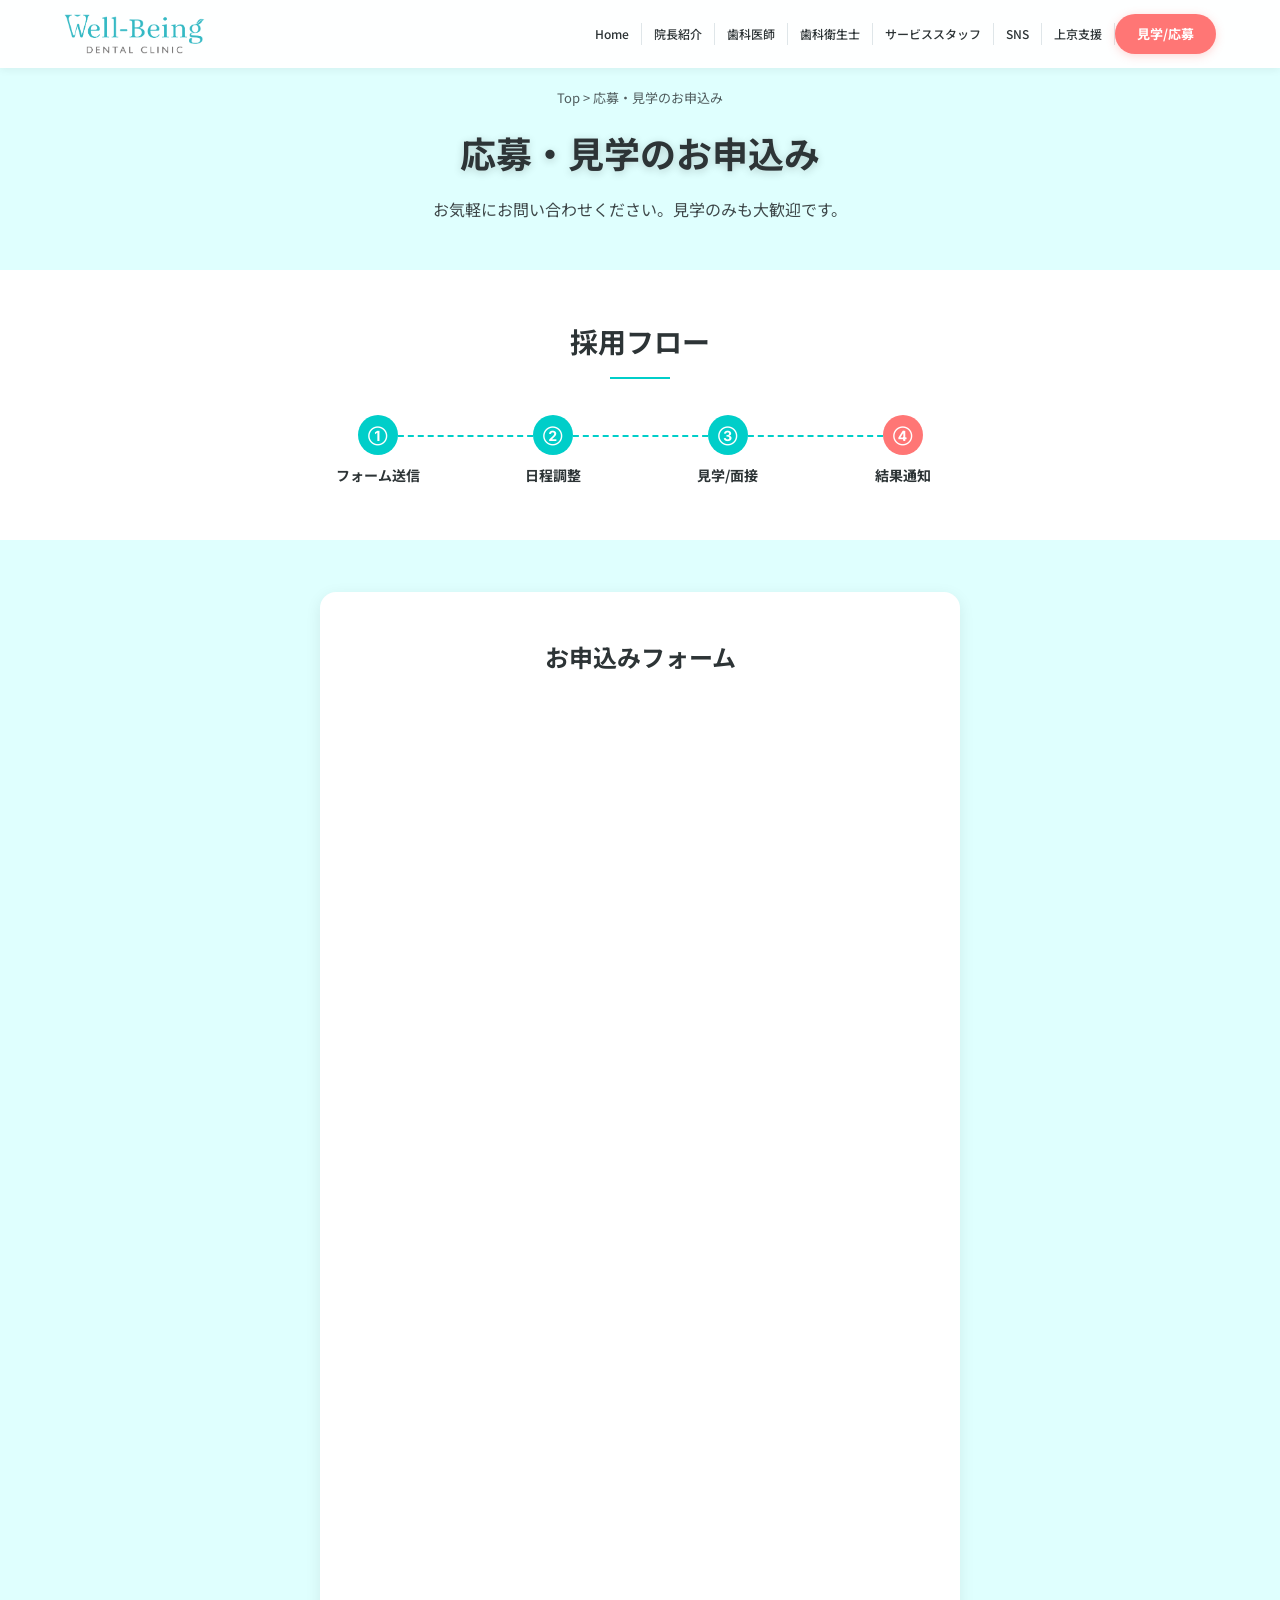
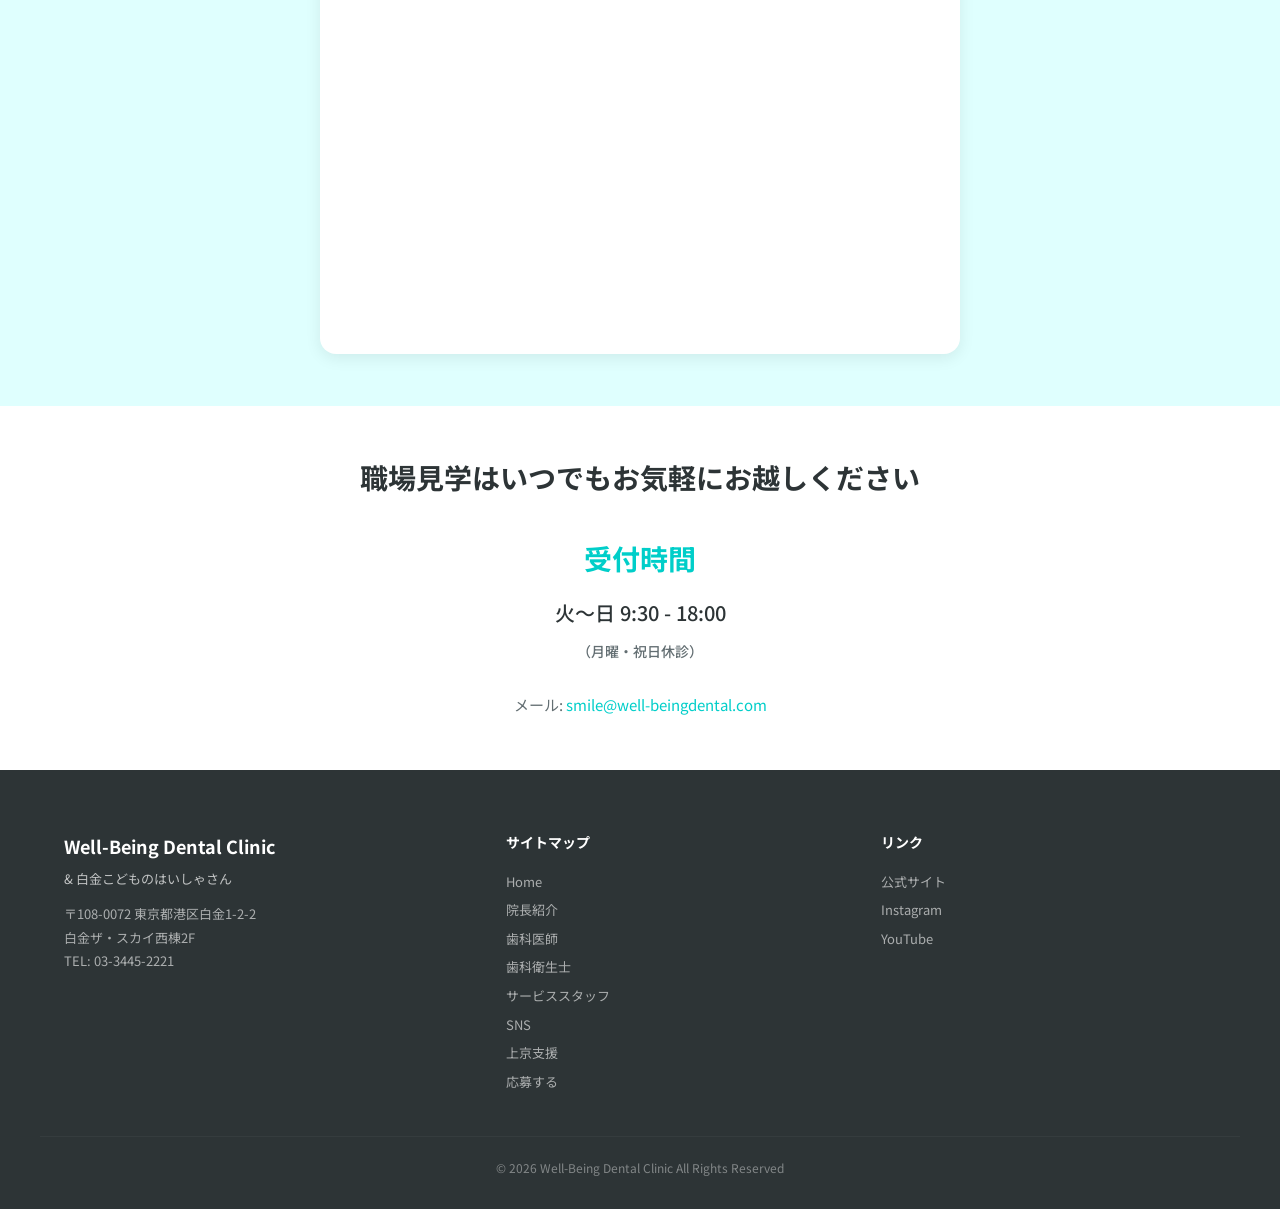
<file: apply.html>
<!DOCTYPE html>
<html lang="ja">
<head>
  <meta charset="UTF-8">
  <meta name="viewport" content="width=device-width, initial-scale=1.0">
  <title>応募・見学のお申込み - Well-Being Dental Clinic 採用サイト</title>
  <meta name="description" content="Well-Being Dental Clinicへのお申込みはこちら。見学や面接のお申し込みを受け付けています。">
  <!-- OGP -->
  <meta property="og:title" content="応募・見学のお申込み | Well-Being Dental Clinic">
  <meta property="og:description" content="Well-Being Dental Clinicへの見学や面接のお申し込みを受け付けています。">
  <meta property="og:type" content="website">
  <meta property="og:url" content="https://recruit.dental-well-being.jp/apply.html">
  <meta property="og:image" content="https://recruit.dental-well-being.jp/images/ogp.png">
  <meta property="og:site_name" content="Well-Being Dental Clinic 採用サイト">
  <meta property="og:locale" content="ja_JP">
  <meta name="twitter:card" content="summary_large_image">
  <meta name="twitter:title" content="応募・見学のお申込み | Well-Being Dental Clinic">
  <meta name="twitter:description" content="Well-Being Dental Clinicへの見学や面接のお申し込みを受け付けています。">
  <meta name="twitter:image" content="https://recruit.dental-well-being.jp/images/ogp.png">
  <link rel="preconnect" href="https://fonts.googleapis.com">
  <link rel="preconnect" href="https://fonts.gstatic.com" crossorigin>
  <link href="https://fonts.googleapis.com/css2?family=Inter:wght@400;500;700;900&family=Noto+Sans+JP:wght@300;400;500;700;900&display=swap" rel="stylesheet">
  <link rel="stylesheet" href="css/style.css">
  <!-- Google Analytics -->
  <script async src="https://www.googletagmanager.com/gtag/js?id=G-XXDCESHDDV"></script>
  <script>window.dataLayer=window.dataLayer||[];function gtag(){dataLayer.push(arguments);}gtag('js',new Date());gtag('config','G-XXDCESHDDV');</script>
</head>
<body>

  <!-- ===== HEADER ===== -->
  <header class="header" id="header">
    <div class="header__inner">
      <a href="index.html" class="header__logo"><img src="img/logo.png" alt="Well-Being Dental Clinic" class="logo-default"><img src="img/logo-hover.png" alt="" class="logo-hover"></a>
      <nav class="header__nav">
        <a href="index.html" class="header__link">Home</a>
        <a href="director.html" class="header__link">院長紹介</a>
        <a href="dr.html" class="header__link">歯科医師</a>
        <a href="dh.html" class="header__link">歯科衛生士</a>
        <a href="da.html" class="header__link">サービススタッフ</a>
        <a href="sns.html" class="header__link">SNS</a>
        <a href="relocation.html" class="header__link">上京支援</a>
        <a href="apply.html" class="header__cta header__link--active">見学/応募</a>
      </nav>
      <button class="header__hamburger" aria-label="メニューを開く">
        <span></span><span></span><span></span>
      </button>
    </div>
  </header>

  <!-- Mobile Menu -->
  <div class="mobile-overlay"></div>
  <div class="mobile-menu">
    <button class="mobile-menu__close" aria-label="メニューを閉じる">×</button>
    <a href="index.html" class="mobile-menu__link">Home</a>
    <a href="director.html" class="mobile-menu__link">院長紹介</a>
    <a href="dr.html" class="mobile-menu__link">歯科医師</a>
    <a href="dh.html" class="mobile-menu__link">歯科衛生士</a>
    <a href="da.html" class="mobile-menu__link">サービススタッフ</a>
    <a href="sns.html" class="mobile-menu__link">SNS</a>
    <a href="relocation.html" class="mobile-menu__link">上京支援</a>
    <a href="apply.html" class="mobile-menu__cta">応募する</a>
  </div>

  <!-- ===== HERO ===== -->
  <section class="hero hero--sub hero--minimal">
    <div class="hero__content">
      <div class="hero__breadcrumb">
        <a href="index.html">Top</a> > 応募・見学のお申込み
      </div>
      <h1 class="hero__title">応募・見学のお申込み</h1>
      <p class="hero__subtitle" style="margin-top: 16px;">お気軽にお問い合わせください。見学のみも大歓迎です。</p>
    </div>
  </section>

  <!-- ===== PROCESS STEPS SECTION ===== -->
  <section class="section fade-in">
    <div class="container">
      <div class="section-heading">
        <h2 class="section-heading__title">採用フロー</h2>
        <span class="section-heading__line"></span>
      </div>
      <div class="stepper">
        <div class="stepper__step">
          <div class="stepper__num">①</div>
          <div class="stepper__label">フォーム送信</div>
        </div>
        <div class="stepper__step">
          <div class="stepper__num">②</div>
          <div class="stepper__label">日程調整</div>
        </div>
        <div class="stepper__step">
          <div class="stepper__num">③</div>
          <div class="stepper__label">見学/面接</div>
        </div>
        <div class="stepper__step">
          <div class="stepper__num">④</div>
          <div class="stepper__label">結果通知</div>
        </div>
      </div>
    </div>
  </section>

  <!-- ===== FORM SECTION ===== -->
  <section class="section section--alt fade-in">
    <div class="container">
      <div style="background: #fff; border-radius: 16px; box-shadow: 0 4px 16px rgba(0,0,0,0.08); padding: 48px 40px; max-width: 640px; margin: 0 auto;">
        <h2 style="font-size: 24px; font-weight: 700; color: var(--color-text); text-align: center; margin-bottom: 24px;">お申込みフォーム</h2>
        <iframe src="https://docs.google.com/forms/d/e/1FAIpQLSf22ECiwTOa-W5zOlYYEqycoJ3eSh7eSXXHxCMO5M_93vXAJg/viewform?embedded=true" width="100%" height="1200" frameborder="0" marginheight="0" marginwidth="0" style="border: none; border-radius: 12px;">読み込んでいます…</iframe>
      </div>
    </div>
  </section>

  <!-- ===== CONTACT SECTION ===== -->
 <section class="section fade-in">
    <div class="container">
      <div class="section-heading">
        <h2 class="section-heading__title">職場見学はいつでもお気軽にお越しください</h2>
      </div>
      <div style="text-align: center;">
        <div style="font-size: 28px; font-weight: 700; color: var(--color-primary); margin-bottom: 12px;">受付時間</div>
        <div style="font-size: 20px; font-weight: 500; color: var(--color-text); margin-bottom: 24px;">火〜日 9:30 - 18:00<br><span style="font-size: 14px; color: var(--color-text-secondary);">（月曜・祝日休診）</span></div>
        <div style="font-size: 15px; color: var(--color-text-secondary);">
          メール: <a href="mailto:smile@well-beingdental.com" style="color: var(--color-primary); text-decoration: none;">smile@well-beingdental.com</a>
        </div>
      </div>
    </div>
  </section>

  <!-- ===== FOOTER ===== -->
  <footer class="footer">
    <div class="footer__inner">
      <div>
        <div class="footer__name">Well-Being Dental Clinic</div>
        <div class="footer__sub">& 白金こどものはいしゃさん</div>
        <div class="footer__info">
          〒108-0072 東京都港区白金1-2-2<br>
          白金ザ・スカイ西棟2F<br>
          TEL: 03-3445-2221
        </div>
      </div>
      <div>
        <div class="footer__heading">サイトマップ</div>
        <a href="index.html" class="footer__link">Home</a>
        <a href="director.html" class="footer__link">院長紹介</a>
        <a href="dr.html" class="footer__link">歯科医師</a>
        <a href="dh.html" class="footer__link">歯科衛生士</a>
        <a href="da.html" class="footer__link">サービススタッフ</a>
        <a href="sns.html" class="footer__link">SNS</a>
        <a href="relocation.html" class="footer__link">上京支援</a>
        <a href="apply.html" class="footer__link">応募する</a>
      </div>
      <div>
        <div class="footer__heading">リンク</div>
        <a href="https://dental-well-being.jp/" target="_blank" rel="noopener" class="footer__link">公式サイト</a>
        <a href="https://www.instagram.com/sdc.dental_wellbeing/" target="_blank" rel="noopener" class="footer__link">Instagram</a>
        <a href="https://www.youtube.com/" target="_blank" rel="noopener" class="footer__link">YouTube</a>
      </div>
    </div>
    <div class="footer__bottom">
      © 2026 Well-Being Dental Clinic All Rights Reserved
    </div>
  </footer>

  <script src="js/common.js"></script>
  <!-- 動画ギャラリー：追加・編集は data/videos.js のみでOK -->
  <script src="data/videos.js"></script>
  <script src="js/video-gallery.js"></script>
</body>
</html>
</file>
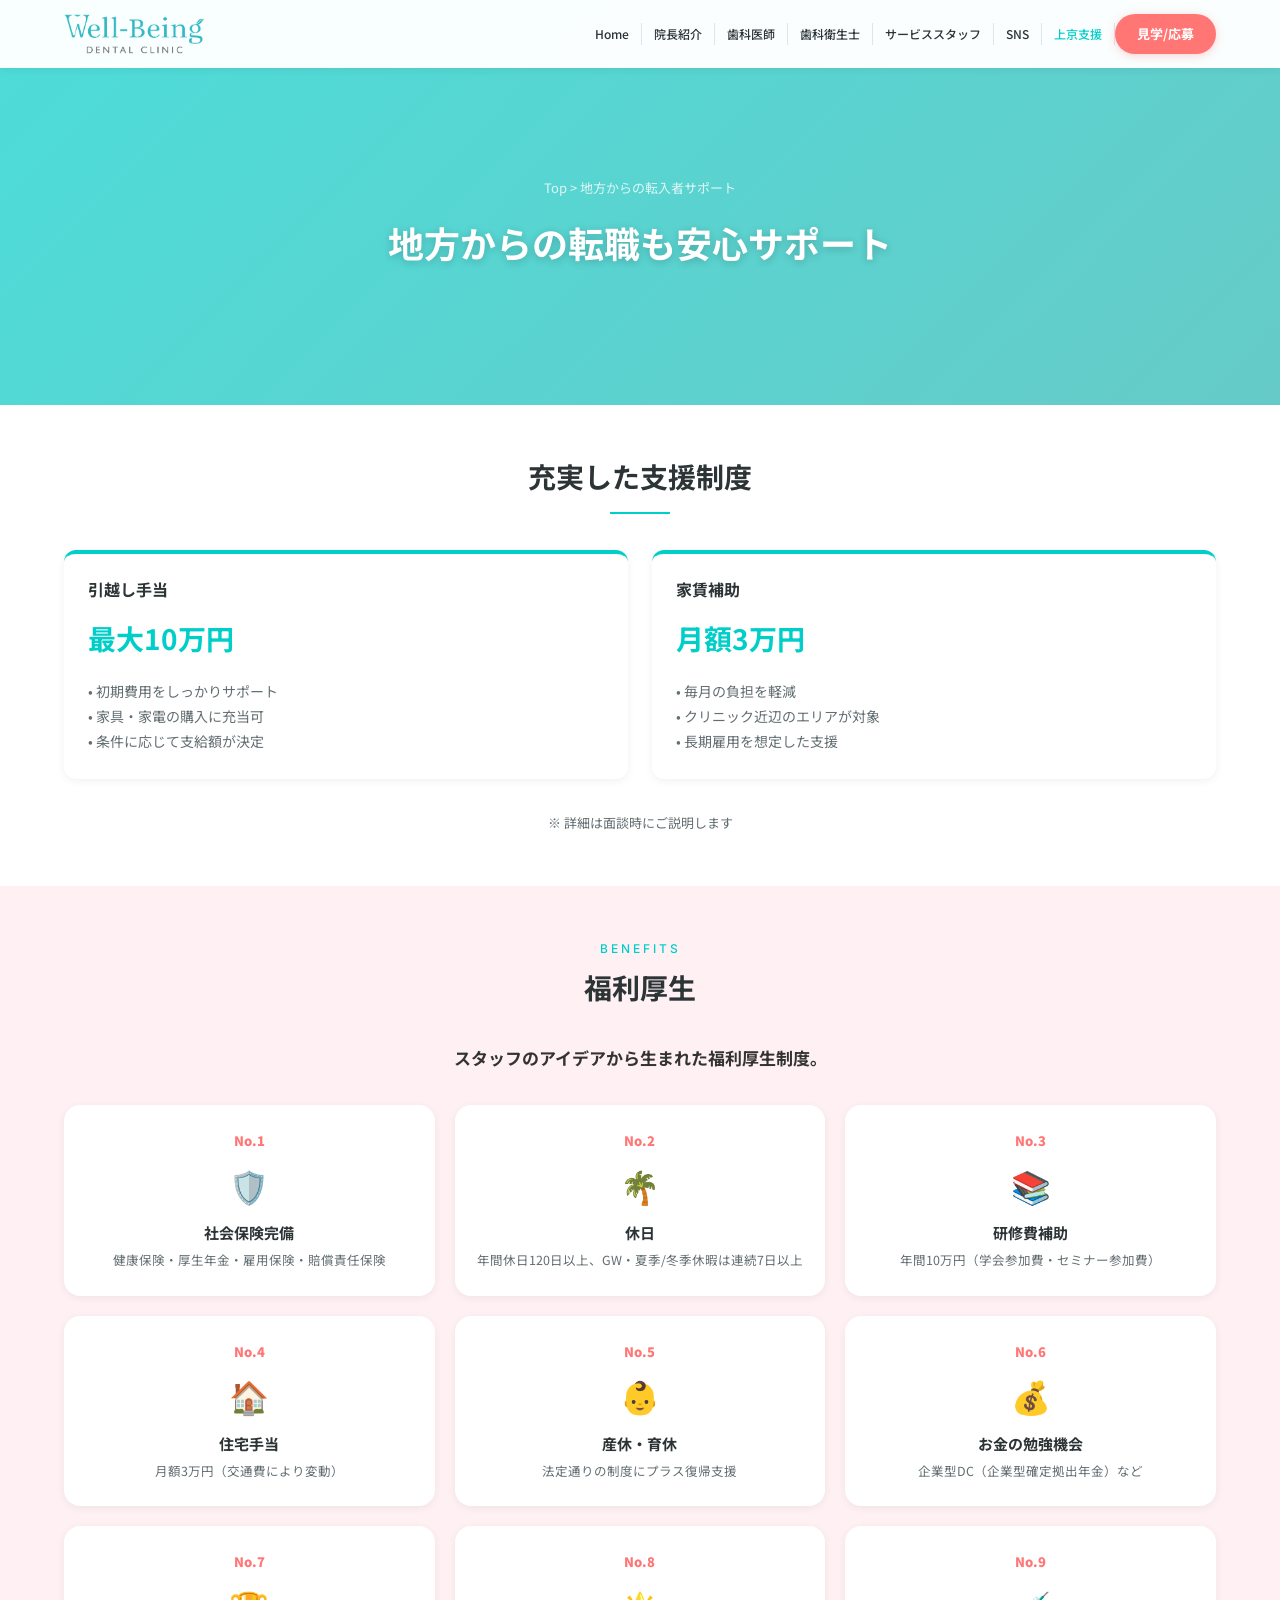
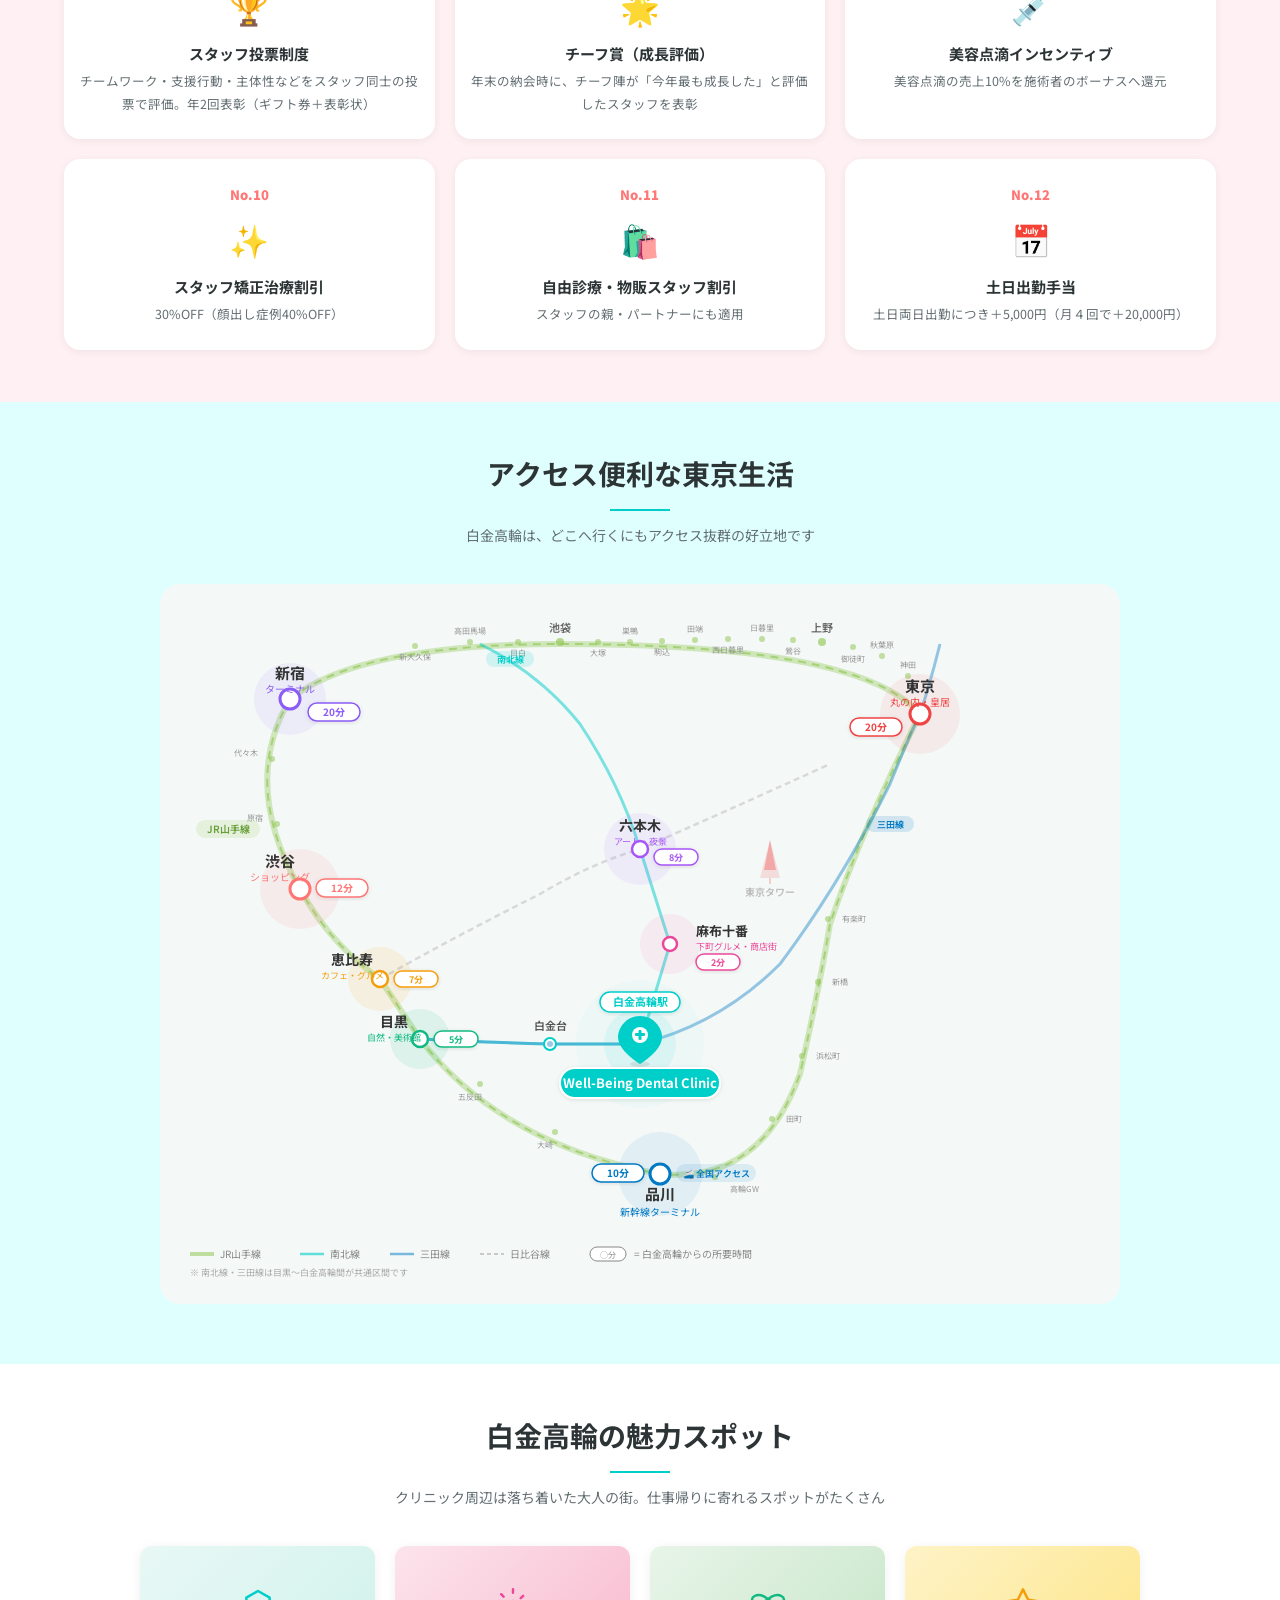
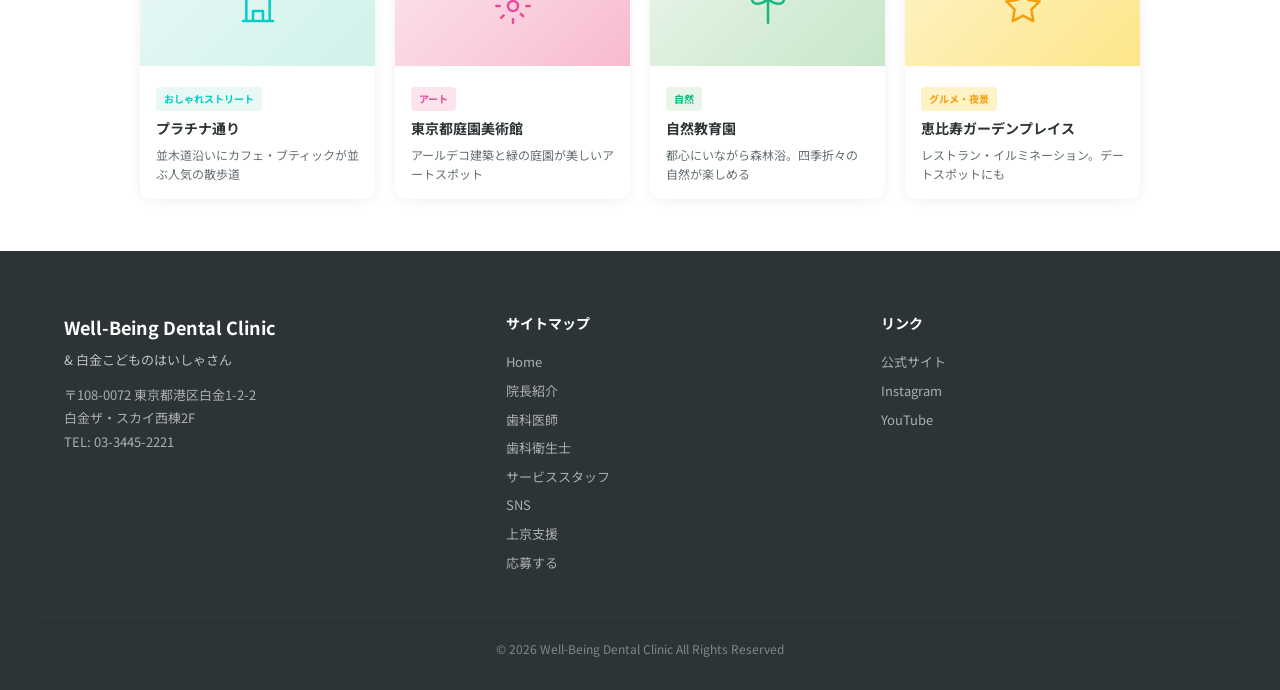
<file: relocation.html>
<!DOCTYPE html>
<html lang="ja">
<head>
  <meta charset="UTF-8">
  <meta name="viewport" content="width=device-width, initial-scale=1.0">
  <title>地方からの転入者サポート - Well-Being Dental Clinic 採用サイト</title>
  <meta name="description" content="地方からの転職者向けの転居支援制度。引越し手当・家賃補助・東京の生活サポート情報をご紹介します。">
  <!-- OGP -->
  <meta property="og:title" content="地方からの転入者サポート | Well-Being Dental Clinic">
  <meta property="og:description" content="引越し手当・家賃補助・東京の生活サポート情報をご紹介します。">
  <meta property="og:type" content="website">
  <meta property="og:url" content="https://recruit.dental-well-being.jp/relocation.html">
  <meta property="og:image" content="https://recruit.dental-well-being.jp/images/ogp.png">
  <meta property="og:site_name" content="Well-Being Dental Clinic 採用サイト">
  <meta property="og:locale" content="ja_JP">
  <meta name="twitter:card" content="summary_large_image">
  <meta name="twitter:title" content="地方からの転入者サポート | Well-Being Dental Clinic">
  <meta name="twitter:description" content="引越し手当・家賃補助・東京の生活サポート情報をご紹介します。">
  <meta name="twitter:image" content="https://recruit.dental-well-being.jp/images/ogp.png">
  <link rel="preconnect" href="https://fonts.googleapis.com">
  <link rel="preconnect" href="https://fonts.gstatic.com" crossorigin>
  <link href="https://fonts.googleapis.com/css2?family=Inter:wght@400;500;700;900&family=Noto+Sans+JP:wght@300;400;500;700;900&display=swap" rel="stylesheet">
  <link rel="stylesheet" href="css/style.css">
  <!-- Google Analytics -->
  <script async src="https://www.googletagmanager.com/gtag/js?id=G-XXDCESHDDV"></script>
  <script>window.dataLayer=window.dataLayer||[];function gtag(){dataLayer.push(arguments);}gtag('js',new Date());gtag('config','G-XXDCESHDDV');</script>
</head>
<body>

  <!-- ===== HEADER ===== -->
  <header class="header" id="header">
    <div class="header__inner">
      <a href="index.html" class="header__logo"><img src="img/logo.png" alt="Well-Being Dental Clinic" class="logo-default"><img src="img/logo-hover.png" alt="" class="logo-hover"></a>
      <nav class="header__nav">
        <a href="index.html" class="header__link">Home</a>
        <a href="director.html" class="header__link">院長紹介</a>
        <a href="dr.html" class="header__link">歯科医師</a>
        <a href="dh.html" class="header__link">歯科衛生士</a>
        <a href="da.html" class="header__link">サービススタッフ</a>
        <a href="sns.html" class="header__link">SNS</a>
        <a href="relocation.html" class="header__link header__link--active">上京支援</a>
        <a href="apply.html" class="header__cta">見学/応募</a>
      </nav>
      <button class="header__hamburger" aria-label="メニューを開く">
        <span></span><span></span><span></span>
      </button>
    </div>
  </header>

  <!-- Mobile Menu -->
  <div class="mobile-overlay"></div>
  <div class="mobile-menu">
    <button class="mobile-menu__close" aria-label="メニューを閉じる">×</button>
    <a href="index.html" class="mobile-menu__link">Home</a>
    <a href="director.html" class="mobile-menu__link">院長紹介</a>
    <a href="dr.html" class="mobile-menu__link">歯科医師</a>
    <a href="dh.html" class="mobile-menu__link">歯科衛生士</a>
    <a href="da.html" class="mobile-menu__link">サービススタッフ</a>
    <a href="sns.html" class="mobile-menu__link">SNS</a>
    <a href="relocation.html" class="mobile-menu__link">上京支援</a>
    <a href="apply.html" class="mobile-menu__cta">応募する</a>
  </div>

  <!-- ===== HERO ===== -->
  <section class="hero hero--sub" style="background-image: linear-gradient(135deg, rgba(0,206,201,0.7), rgba(0,168,163,0.6)), url('https://images.unsplash.com/photo-1480714378408-67cf0d13bc1b?w=1200&h=600&fit=crop'); background-size: cover; background-position: center;">
    <div class="hero__content">
      <div class="hero__breadcrumb">
        <a href="index.html">Top</a> > 地方からの転入者サポート
      </div>
      <h1 class="hero__title">地方からの転職も安心サポート</h1>
    </div>
  </section>

  <!-- ===== SUPPORT SECTION ===== -->
  <section class="section fade-in">
    <div class="container">
      <div class="section-heading">
        <h2 class="section-heading__title">充実した支援制度</h2>
        <span class="section-heading__line"></span>
      </div>
      <div class="grid grid--2" style="margin-bottom: 32px;">
        <div class="card card--bordered">
          <div class="card__body">
            <h3 style="font-size: 16px; color: var(--color-text); margin-bottom: 12px;">引越し手当</h3>
            <div style="font-size: 28px; font-weight: 700; color: var(--color-primary); margin-bottom: 16px;">最大10万円</div>
            <p style="font-size: 14px; color: var(--color-text-secondary); line-height: 1.8;">
              • 初期費用をしっかりサポート<br>
              • 家具・家電の購入に充当可<br>
              • 条件に応じて支給額が決定
            </p>
          </div>
        </div>
        <div class="card card--bordered">
          <div class="card__body">
            <h3 style="font-size: 16px; color: var(--color-text); margin-bottom: 12px;">家賃補助</h3>
            <div style="font-size: 28px; font-weight: 700; color: var(--color-primary); margin-bottom: 16px;">月額3万円</div>
            <p style="font-size: 14px; color: var(--color-text-secondary); line-height: 1.8;">
              • 毎月の負担を軽減<br>
              • クリニック近辺のエリアが対象<br>
              • 長期雇用を想定した支援
            </p>
          </div>
        </div>
      </div>
      <div style="text-align: center; font-size: 13px; color: var(--color-text-secondary);">
        ※ 詳細は面談時にご説明します
      </div>
    </div>
  </section>

  <!-- ===== BENEFITS ===== -->
  <section class="section fade-in" style="background:#FFF0F3;">
    <div class="container">
      <div class="section-heading">
        <span class="section-heading__en">BENEFITS</span>
        <h2 class="section-heading__title">福利厚生</h2>
      </div>
      <p style="text-align:center; font-size:17px; font-weight:700; color:#333; margin-bottom:32px;">スタッフのアイデアから生まれた福利厚生制度。</p>
      <div class="grid benefits-all-grid" style="grid-template-columns: repeat(3, 1fr); gap:20px;">
        <div class="card" style="background:#fff; border:none; border-radius:16px;">
          <div class="card__body text-center" style="padding:24px 16px;">
            <div style="font-size:13px; font-weight:900; color:#FF7675; margin-bottom:4px;">No.1</div>
            <div style="font-size:32px; margin-bottom:8px;">🛡️</div>
            <h3 class="card__title" style="font-size:15px; margin-bottom:6px;">社会保険完備</h3>
            <p class="card__text" style="font-size:12.5px;">健康保険・厚生年金・雇用保険・賠償責任保険</p>
          </div>
        </div>
        <div class="card" style="background:#fff; border:none; border-radius:16px;">
          <div class="card__body text-center" style="padding:24px 16px;">
            <div style="font-size:13px; font-weight:900; color:#FF7675; margin-bottom:4px;">No.2</div>
            <div style="font-size:32px; margin-bottom:8px;">🌴</div>
            <h3 class="card__title" style="font-size:15px; margin-bottom:6px;">休日</h3>
            <p class="card__text" style="font-size:12.5px;">年間休日120日以上、GW・夏季/冬季休暇は連続7日以上</p>
          </div>
        </div>
        <div class="card" style="background:#fff; border:none; border-radius:16px;">
          <div class="card__body text-center" style="padding:24px 16px;">
            <div style="font-size:13px; font-weight:900; color:#FF7675; margin-bottom:4px;">No.3</div>
            <div style="font-size:32px; margin-bottom:8px;">📚</div>
            <h3 class="card__title" style="font-size:15px; margin-bottom:6px;">研修費補助</h3>
            <p class="card__text" style="font-size:12.5px;">年間10万円（学会参加費・セミナー参加費）</p>
          </div>
        </div>
        <div class="card" style="background:#fff; border:none; border-radius:16px;">
          <div class="card__body text-center" style="padding:24px 16px;">
            <div style="font-size:13px; font-weight:900; color:#FF7675; margin-bottom:4px;">No.4</div>
            <div style="font-size:32px; margin-bottom:8px;">🏠</div>
            <h3 class="card__title" style="font-size:15px; margin-bottom:6px;">住宅手当</h3>
            <p class="card__text" style="font-size:12.5px;">月額3万円（交通費により変動）</p>
          </div>
        </div>
        <div class="card" style="background:#fff; border:none; border-radius:16px;">
          <div class="card__body text-center" style="padding:24px 16px;">
            <div style="font-size:13px; font-weight:900; color:#FF7675; margin-bottom:4px;">No.5</div>
            <div style="font-size:32px; margin-bottom:8px;">👶</div>
            <h3 class="card__title" style="font-size:15px; margin-bottom:6px;">産休・育休</h3>
            <p class="card__text" style="font-size:12.5px;">法定通りの制度にプラス復帰支援</p>
          </div>
        </div>
        <div class="card" style="background:#fff; border:none; border-radius:16px;">
          <div class="card__body text-center" style="padding:24px 16px;">
            <div style="font-size:13px; font-weight:900; color:#FF7675; margin-bottom:4px;">No.6</div>
            <div style="font-size:32px; margin-bottom:8px;">💰</div>
            <h3 class="card__title" style="font-size:15px; margin-bottom:6px;">お金の勉強機会</h3>
            <p class="card__text" style="font-size:12.5px;">企業型DC（企業型確定拠出年金）など</p>
          </div>
        </div>
        <div class="card" style="background:#fff; border:none; border-radius:16px;">
          <div class="card__body text-center" style="padding:24px 16px;">
            <div style="font-size:13px; font-weight:900; color:#FF7675; margin-bottom:4px;">No.7</div>
            <div style="font-size:32px; margin-bottom:8px;">🏆</div>
            <h3 class="card__title" style="font-size:15px; margin-bottom:6px;">スタッフ投票制度</h3>
            <p class="card__text" style="font-size:12.5px;">チームワーク・支援行動・主体性などをスタッフ同士の投票で評価。年2回表彰（ギフト券＋表彰状）</p>
          </div>
        </div>
        <div class="card" style="background:#fff; border:none; border-radius:16px;">
          <div class="card__body text-center" style="padding:24px 16px;">
            <div style="font-size:13px; font-weight:900; color:#FF7675; margin-bottom:4px;">No.8</div>
            <div style="font-size:32px; margin-bottom:8px;">🌟</div>
            <h3 class="card__title" style="font-size:15px; margin-bottom:6px;">チーフ賞（成長評価）</h3>
            <p class="card__text" style="font-size:12.5px;">年末の納会時に、チーフ陣が「今年最も成長した」と評価したスタッフを表彰</p>
          </div>
        </div>
        <div class="card" style="background:#fff; border:none; border-radius:16px;">
          <div class="card__body text-center" style="padding:24px 16px;">
            <div style="font-size:13px; font-weight:900; color:#FF7675; margin-bottom:4px;">No.9</div>
            <div style="font-size:32px; margin-bottom:8px;">💉</div>
            <h3 class="card__title" style="font-size:15px; margin-bottom:6px;">美容点滴インセンティブ</h3>
            <p class="card__text" style="font-size:12.5px;">美容点滴の売上10%を施術者のボーナスへ還元</p>
          </div>
        </div>
        <div class="card" style="background:#fff; border:none; border-radius:16px;">
          <div class="card__body text-center" style="padding:24px 16px;">
            <div style="font-size:13px; font-weight:900; color:#FF7675; margin-bottom:4px;">No.10</div>
            <div style="font-size:32px; margin-bottom:8px;">✨</div>
            <h3 class="card__title" style="font-size:15px; margin-bottom:6px;">スタッフ矯正治療割引</h3>
            <p class="card__text" style="font-size:12.5px;">30%OFF（顔出し症例40%OFF）</p>
          </div>
        </div>
        <div class="card" style="background:#fff; border:none; border-radius:16px;">
          <div class="card__body text-center" style="padding:24px 16px;">
            <div style="font-size:13px; font-weight:900; color:#FF7675; margin-bottom:4px;">No.11</div>
            <div style="font-size:32px; margin-bottom:8px;">🛍️</div>
            <h3 class="card__title" style="font-size:15px; margin-bottom:6px;">自由診療・物販スタッフ割引</h3>
            <p class="card__text" style="font-size:12.5px;">スタッフの親・パートナーにも適用</p>
          </div>
        </div>
        <div class="card" style="background:#fff; border:none; border-radius:16px;">
          <div class="card__body text-center" style="padding:24px 16px;">
            <div style="font-size:13px; font-weight:900; color:#FF7675; margin-bottom:4px;">No.12</div>
            <div style="font-size:32px; margin-bottom:8px;">📅</div>
            <h3 class="card__title" style="font-size:15px; margin-bottom:6px;">土日出勤手当</h3>
            <p class="card__text" style="font-size:12.5px;">土日両日出勤につき＋5,000円（月４回で＋20,000円）</p>
          </div>
        </div>
      </div>
    </div>
  </section>

  <!-- ===== TOKYO MAP SECTION ===== -->
  <section class="section section--alt fade-in">
    <div class="container">
      <div class="section-heading">
        <h2 class="section-heading__title">アクセス便利な東京生活</h2>
        <span class="section-heading__line"></span>
        <p style="font-size: 14px; color: var(--color-text-secondary); margin-top: 12px;">白金高輪は、どこへ行くにもアクセス抜群の好立地です</p>
      </div>

      <!-- ===== SVG Map (地理的に正確な配置) ===== -->
      <div style="max-width: 960px; margin: 0 auto; position: relative;">
        <svg viewBox="0 0 960 720" xmlns="http://www.w3.org/2000/svg" style="width: 100%; height: auto; font-family: 'Noto Sans JP', sans-serif;">
          <defs>
            <filter id="shadow" x="-20%" y="-20%" width="140%" height="140%">
              <feDropShadow dx="0" dy="1" stdDeviation="2" flood-color="#000" flood-opacity="0.1"/>
            </filter>
          </defs>

          <!-- 背景 -->
          <rect width="960" height="720" rx="20" fill="#f4f8f7"/>

          <!-- ===== 山手線（メインループ） ===== -->
          <!-- 新宿(130,115) → 渋谷(140,305) → 恵比寿(220,395) → 目黒(260,455) → 品川(500,590) → 田町(600,430) → 浜松町(670,340) → 東京(760,130) → 新宿 -->
          <path d="M130,115 Q80,200 140,305 Q170,360 220,395 L260,455 Q340,560 500,590 Q600,600 640,490 Q660,400 670,340 Q700,250 760,130 Q700,60 400,60 Q200,60 130,115"
                stroke="#8BC34A" stroke-width="6" fill="none" opacity="0.35"/>
          <path d="M130,115 Q80,200 140,305 Q170,360 220,395 L260,455 Q340,560 500,590 Q600,600 640,490 Q660,400 670,340 Q700,250 760,130 Q700,60 400,60 Q200,60 130,115"
                stroke="#8BC34A" stroke-width="2" fill="none" opacity="0.6" stroke-dasharray="8 6"/>

          <!-- 山手線ラベル -->
          <g transform="translate(68, 245)">
            <rect x="-32" y="-9" width="64" height="18" rx="9" fill="#8BC34A" opacity="0.15"/>
            <text x="0" y="4" text-anchor="middle" font-size="10" fill="#689F38" font-weight="600">JR山手線</text>
          </g>

          <!-- ===== 山手線 小駅（西側：新宿→渋谷間） ===== -->
          <g>
            <!-- 代々木 -->
            <circle cx="112" cy="175" r="3" fill="#8BC34A" opacity="0.5"/>
            <text x="98" y="172" text-anchor="end" font-size="8" fill="#999">代々木</text>
            <!-- 原宿 -->
            <circle cx="117" cy="240" r="3" fill="#8BC34A" opacity="0.5"/>
            <text x="103" y="237" text-anchor="end" font-size="8" fill="#999">原宿</text>
          </g>

          <!-- ===== 山手線 小駅（西側：目黒→品川間） ===== -->
          <g>
            <!-- 五反田 -->
            <circle cx="320" cy="500" r="3" fill="#8BC34A" opacity="0.5"/>
            <text x="310" y="516" text-anchor="middle" font-size="8" fill="#999">五反田</text>
            <!-- 大崎 -->
            <circle cx="395" cy="548" r="3" fill="#8BC34A" opacity="0.5"/>
            <text x="385" y="564" text-anchor="middle" font-size="8" fill="#999">大崎</text>
          </g>

          <!-- ===== 山手線 小駅（東側：品川→東京間） ===== -->
          <g>
            <!-- 高輪ゲートウェイ -->
            <circle cx="555" cy="593" r="3" fill="#8BC34A" opacity="0.5"/>
            <text x="570" y="608" text-anchor="start" font-size="8" fill="#999">高輪GW</text>
            <!-- 田町 -->
            <circle cx="612" cy="535" r="3" fill="#8BC34A" opacity="0.5"/>
            <text x="626" y="538" text-anchor="start" font-size="8" fill="#999">田町</text>
            <!-- 浜松町 -->
            <circle cx="642" cy="472" r="3" fill="#8BC34A" opacity="0.5"/>
            <text x="656" y="475" text-anchor="start" font-size="8" fill="#999">浜松町</text>
            <!-- 新橋 -->
            <circle cx="658" cy="398" r="3" fill="#8BC34A" opacity="0.5"/>
            <text x="672" y="401" text-anchor="start" font-size="8" fill="#999">新橋</text>
            <!-- 有楽町 -->
            <circle cx="668" cy="335" r="3" fill="#8BC34A" opacity="0.5"/>
            <text x="682" y="338" text-anchor="start" font-size="8" fill="#999">有楽町</text>
          </g>

          <!-- ===== 山手線 小駅（北側：東京→新宿間） ===== -->
          <g>
            <!-- 神田 -->
            <circle cx="748" cy="92" r="3" fill="#8BC34A" opacity="0.5"/>
            <text x="748" y="84" text-anchor="middle" font-size="8" fill="#999">神田</text>
            <!-- 秋葉原 -->
            <circle cx="722" cy="72" r="3" fill="#8BC34A" opacity="0.5"/>
            <text x="722" y="64" text-anchor="middle" font-size="8" fill="#999">秋葉原</text>
            <!-- 御徒町 -->
            <circle cx="693" cy="63" r="3" fill="#8BC34A" opacity="0.5"/>
            <text x="693" y="78" text-anchor="middle" font-size="8" fill="#999">御徒町</text>
            <!-- 上野 -->
            <circle cx="662" cy="58" r="4" fill="#8BC34A" opacity="0.6"/>
            <text x="662" y="48" text-anchor="middle" font-size="11" font-weight="600" fill="#666">上野</text>
            <!-- 鶯谷 -->
            <circle cx="633" cy="56" r="3" fill="#8BC34A" opacity="0.5"/>
            <text x="633" y="70" text-anchor="middle" font-size="8" fill="#999">鶯谷</text>
            <!-- 日暮里 -->
            <circle cx="602" cy="55" r="3" fill="#8BC34A" opacity="0.5"/>
            <text x="602" y="47" text-anchor="middle" font-size="8" fill="#999">日暮里</text>
            <!-- 西日暮里 -->
            <circle cx="568" cy="55" r="3" fill="#8BC34A" opacity="0.5"/>
            <text x="568" y="69" text-anchor="middle" font-size="8" fill="#999">西日暮里</text>
            <!-- 田端 -->
            <circle cx="535" cy="56" r="3" fill="#8BC34A" opacity="0.5"/>
            <text x="535" y="48" text-anchor="middle" font-size="8" fill="#999">田端</text>
            <!-- 駒込 -->
            <circle cx="502" cy="57" r="3" fill="#8BC34A" opacity="0.5"/>
            <text x="502" y="71" text-anchor="middle" font-size="8" fill="#999">駒込</text>
            <!-- 巣鴨 -->
            <circle cx="470" cy="58" r="3" fill="#8BC34A" opacity="0.5"/>
            <text x="470" y="50" text-anchor="middle" font-size="8" fill="#999">巣鴨</text>
            <!-- 大塚 -->
            <circle cx="438" cy="58" r="3" fill="#8BC34A" opacity="0.5"/>
            <text x="438" y="72" text-anchor="middle" font-size="8" fill="#999">大塚</text>
            <!-- 池袋 -->
            <circle cx="400" cy="58" r="4" fill="#8BC34A" opacity="0.6"/>
            <text x="400" y="48" text-anchor="middle" font-size="11" font-weight="600" fill="#666">池袋</text>
            <!-- 目白 -->
            <circle cx="358" cy="58" r="3" fill="#8BC34A" opacity="0.5"/>
            <text x="358" y="72" text-anchor="middle" font-size="8" fill="#999">目白</text>
            <!-- 高田馬場 -->
            <circle cx="310" cy="58" r="3" fill="#8BC34A" opacity="0.5"/>
            <text x="310" y="50" text-anchor="middle" font-size="8" fill="#999">高田馬場</text>
            <!-- 新大久保 -->
            <circle cx="255" cy="62" r="3" fill="#8BC34A" opacity="0.5"/>
            <text x="255" y="76" text-anchor="middle" font-size="8" fill="#999">新大久保</text>
          </g>

          <!-- ===== 南北線（目黒→白金台→白金高輪→麻布十番→六本木→駒込方面）===== -->
          <!-- 目黒から山手線外側を経由して白金台→白金高輪→麻布十番→六本木→四ツ谷方面 -->
          <path d="M260,455 Q320,458 390,460 L480,460 L510,360 L480,265 Q460,200 420,140 Q380,90 320,60"
                stroke="#00CEC9" stroke-width="3" fill="none" opacity="0.5"/>
          <g transform="translate(350, 75)">
            <rect x="-24" y="-8" width="48" height="16" rx="8" fill="#00CEC9" opacity="0.15"/>
            <text x="0" y="4" text-anchor="middle" font-size="9" fill="#00CEC9" font-weight="600">南北線</text>
          </g>

          <!-- ===== 三田線（目黒→白金台→白金高輪→三田→大手町→東京方面）===== -->
          <!-- 白金高輪から分岐して東京方面へ -->
          <path d="M260,455 Q320,458 390,460 L480,460 Q560,440 620,380 Q680,300 730,200 Q750,150 760,130 Q770,100 780,60"
                stroke="#0079C4" stroke-width="3" fill="none" opacity="0.4"/>
          <g transform="translate(730, 240)">
            <rect x="-24" y="-8" width="48" height="16" rx="8" fill="#0079C4" opacity="0.15"/>
            <text x="0" y="4" text-anchor="middle" font-size="9" fill="#0079C4" font-weight="600">三田線</text>
          </g>

          <!-- ===== 日比谷線（恵比寿→広尾→六本木→東京方面）===== -->
          <path d="M220,395 Q300,350 380,310 Q430,280 480,265 Q560,230 670,180"
                stroke="#9E9E9E" stroke-width="2.5" fill="none" opacity="0.35" stroke-dasharray="6 4"/>

          <!-- ========================================== -->
          <!-- ===== 駅スポット（山手線上） ===== -->
          <!-- ========================================== -->

          <!-- ===== 新宿 ===== -->
          <g transform="translate(130, 115)">
            <circle cx="0" cy="0" r="36" fill="#8B5CF6" opacity="0.08"/>
            <circle cx="0" cy="0" r="10" fill="#fff" stroke="#8B5CF6" stroke-width="3"/>
            <text x="0" y="-20" text-anchor="middle" font-size="15" font-weight="700" fill="#333">新宿</text>
            <text x="0" y="-6" text-anchor="middle" font-size="10" fill="#8B5CF6">ターミナル</text>
            <!-- 所要時間 -->
            <rect x="18" y="4" width="52" height="18" rx="9" fill="#fff" stroke="#8B5CF6" stroke-width="1.5" filter="url(#shadow)"/>
            <text x="44" y="17" text-anchor="middle" font-size="10" font-weight="700" fill="#8B5CF6">20分</text>
          </g>

          <!-- ===== 渋谷 ===== -->
          <g transform="translate(140, 305)">
            <circle cx="0" cy="0" r="40" fill="#FF7675" opacity="0.1"/>
            <circle cx="0" cy="0" r="10" fill="#fff" stroke="#FF7675" stroke-width="3"/>
            <text x="-20" y="-22" text-anchor="middle" font-size="15" font-weight="700" fill="#333">渋谷</text>
            <text x="-20" y="-8" text-anchor="middle" font-size="10" fill="#FF7675">ショッピング</text>
            <!-- 所要時間 -->
            <rect x="16" y="-10" width="52" height="18" rx="9" fill="#fff" stroke="#FF7675" stroke-width="1.5" filter="url(#shadow)"/>
            <text x="42" y="3" text-anchor="middle" font-size="10" font-weight="700" fill="#FF7675">12分</text>
          </g>

          <!-- ===== 恵比寿 ===== -->
          <g transform="translate(220, 395)">
            <circle cx="0" cy="0" r="32" fill="#F59E0B" opacity="0.1"/>
            <circle cx="0" cy="0" r="8" fill="#fff" stroke="#F59E0B" stroke-width="2.5"/>
            <text x="-28" y="-14" text-anchor="middle" font-size="14" font-weight="700" fill="#333">恵比寿</text>
            <text x="-28" y="0" text-anchor="middle" font-size="9" fill="#F59E0B">カフェ・グルメ</text>
            <!-- 所要時間 -->
            <rect x="14" y="-8" width="44" height="16" rx="8" fill="#fff" stroke="#F59E0B" stroke-width="1.5" filter="url(#shadow)"/>
            <text x="36" y="4" text-anchor="middle" font-size="9" font-weight="700" fill="#F59E0B">7分</text>
          </g>

          <!-- ===== 目黒 ===== -->
          <g transform="translate(260, 455)">
            <circle cx="0" cy="0" r="30" fill="#10B981" opacity="0.1"/>
            <circle cx="0" cy="0" r="8" fill="#fff" stroke="#10B981" stroke-width="2.5"/>
            <text x="-26" y="-12" text-anchor="middle" font-size="14" font-weight="700" fill="#333">目黒</text>
            <text x="-26" y="2" text-anchor="middle" font-size="9" fill="#10B981">自然・美術館</text>
            <!-- 所要時間 -->
            <rect x="14" y="-8" width="44" height="16" rx="8" fill="#fff" stroke="#10B981" stroke-width="1.5" filter="url(#shadow)"/>
            <text x="36" y="4" text-anchor="middle" font-size="9" font-weight="700" fill="#10B981">5分</text>
          </g>

          <!-- ===== 品川 ===== -->
          <g transform="translate(500, 590)">
            <circle cx="0" cy="0" r="42" fill="#0079C4" opacity="0.08"/>
            <circle cx="0" cy="0" r="10" fill="#fff" stroke="#0079C4" stroke-width="3"/>
            <text x="0" y="26" text-anchor="middle" font-size="15" font-weight="700" fill="#333">品川</text>
            <text x="0" y="42" text-anchor="middle" font-size="10" fill="#0079C4">新幹線ターミナル</text>
            <!-- 所要時間 -->
            <rect x="-68" y="-10" width="52" height="18" rx="9" fill="#fff" stroke="#0079C4" stroke-width="1.5" filter="url(#shadow)"/>
            <text x="-42" y="3" text-anchor="middle" font-size="10" font-weight="700" fill="#0079C4">10分</text>
            <!-- 新幹線バッジ -->
            <rect x="16" y="-10" width="80" height="18" rx="9" fill="#0079C4" opacity="0.1"/>
            <text x="56" y="3" text-anchor="middle" font-size="9" fill="#0079C4" font-weight="600">🚄 全国アクセス</text>
          </g>

          <!-- ===== 東京駅 ===== -->
          <g transform="translate(760, 130)">
            <circle cx="0" cy="0" r="40" fill="#EF4444" opacity="0.08"/>
            <circle cx="0" cy="0" r="10" fill="#fff" stroke="#EF4444" stroke-width="3"/>
            <text x="0" y="-22" text-anchor="middle" font-size="15" font-weight="700" fill="#333">東京</text>
            <text x="0" y="-8" text-anchor="middle" font-size="10" fill="#EF4444">丸の内・皇居</text>
            <!-- 所要時間 -->
            <rect x="-70" y="4" width="52" height="18" rx="9" fill="#fff" stroke="#EF4444" stroke-width="1.5" filter="url(#shadow)"/>
            <text x="-44" y="17" text-anchor="middle" font-size="10" font-weight="700" fill="#EF4444">20分</text>
          </g>

          <!-- ========================================== -->
          <!-- ===== 駅スポット（山手線内） ===== -->
          <!-- ========================================== -->

          <!-- ===== 六本木 ===== -->
          <g transform="translate(480, 265)">
            <circle cx="0" cy="0" r="36" fill="#A855F7" opacity="0.08"/>
            <circle cx="0" cy="0" r="8" fill="#fff" stroke="#A855F7" stroke-width="2.5"/>
            <text x="0" y="-18" text-anchor="middle" font-size="14" font-weight="700" fill="#333">六本木</text>
            <text x="0" y="-4" text-anchor="middle" font-size="9" fill="#A855F7">アート・夜景</text>
            <!-- 所要時間 -->
            <rect x="14" y="0" width="44" height="16" rx="8" fill="#fff" stroke="#A855F7" stroke-width="1.5" filter="url(#shadow)"/>
            <text x="36" y="12" text-anchor="middle" font-size="9" font-weight="700" fill="#A855F7">8分</text>
          </g>

          <!-- ===== 麻布十番 ===== -->
          <g transform="translate(510, 360)">
            <circle cx="0" cy="0" r="30" fill="#EC4899" opacity="0.08"/>
            <circle cx="0" cy="0" r="7" fill="#fff" stroke="#EC4899" stroke-width="2.5"/>
            <text x="26" y="-8" text-anchor="start" font-size="13" font-weight="700" fill="#333">麻布十番</text>
            <text x="26" y="6" text-anchor="start" font-size="9" fill="#EC4899">下町グルメ・商店街</text>
            <!-- 所要時間 -->
            <rect x="26" y="10" width="44" height="16" rx="8" fill="#fff" stroke="#EC4899" stroke-width="1.5" filter="url(#shadow)"/>
            <text x="48" y="22" text-anchor="middle" font-size="9" font-weight="700" fill="#EC4899">2分</text>
          </g>

          <!-- ===== 東京タワー（ランドマーク） ===== -->
          <g transform="translate(610, 280)">
            <polygon points="0,-24 -10,14 10,14" fill="#EF4444" opacity="0.15"/>
            <polygon points="0,-24 -6,6 6,6" fill="#EF4444" opacity="0.35"/>
            <line x1="0" y1="14" x2="0" y2="20" stroke="#EF4444" stroke-width="1.5" opacity="0.3"/>
            <text x="0" y="32" text-anchor="middle" font-size="10" font-weight="600" fill="#bbb">東京タワー</text>
          </g>

          <!-- ========================================== -->
          <!-- ===== 白金台（南北線・三田線の接続駅） ===== -->
          <!-- ========================================== -->
          <g transform="translate(390, 460)">
            <circle cx="0" cy="0" r="6" fill="#fff" stroke="#00CEC9" stroke-width="2"/>
            <!-- 三田線の色も重ねてダブルライン表現 -->
            <circle cx="0" cy="0" r="3" fill="#0079C4" opacity="0.4"/>
            <text x="0" y="-14" text-anchor="middle" font-size="11" font-weight="600" fill="#555">白金台</text>
          </g>

          <!-- ========================================== -->
          <!-- ===== 白金高輪（クリニック+駅） ===== -->
          <!-- ========================================== -->
          <!-- パルスアニメーション -->
          <circle cx="480" cy="460" r="50" fill="#00CEC9" opacity="0.06">
            <animate attributeName="r" values="50;68;50" dur="3s" repeatCount="indefinite"/>
            <animate attributeName="opacity" values="0.06;0.02;0.06" dur="3s" repeatCount="indefinite"/>
          </circle>
          <circle cx="480" cy="460" r="36" fill="#00CEC9" opacity="0.08"/>

          <!-- 白金高輪駅ドット -->
          <g transform="translate(480, 460)">
            <!-- 駅名ラベル（上部） -->
            <rect x="-40" y="-52" width="80" height="20" rx="10" fill="#fff" stroke="#00CEC9" stroke-width="1.5" filter="url(#shadow)"/>
            <text x="0" y="-38" text-anchor="middle" font-size="11" font-weight="700" fill="#00CEC9">白金高輪駅</text>
          </g>

          <!-- クリニックピン -->
          <g transform="translate(480, 460)">
            <ellipse cx="0" cy="20" rx="10" ry="3" fill="#000" opacity="0.08"/>
            <path d="M0,-28 C-14,-28 -22,-16 -22,-7 C-22,7 0,20 0,20 C0,20 22,7 22,-7 C22,-16 14,-28 0,-28Z" fill="#00CEC9"/>
            <circle cx="0" cy="-9" r="8" fill="#fff"/>
            <rect x="-1.5" y="-14" width="3" height="10" rx="1" fill="#00CEC9"/>
            <rect x="-5" y="-11" width="10" height="3" rx="1" fill="#00CEC9"/>
            <!-- クリニック名ラベル -->
            <rect x="-80" y="24" width="160" height="30" rx="15" fill="#00CEC9" stroke="#fff" stroke-width="2" filter="url(#shadow)"/>
            <text x="0" y="44" text-anchor="middle" font-size="13" font-weight="700" fill="#fff">Well-Being Dental Clinic</text>
          </g>

          <!-- ===== 凡例 ===== -->
          <g transform="translate(30, 670)">
            <line x1="0" y1="0" x2="24" y2="0" stroke="#8BC34A" stroke-width="4" opacity="0.5"/>
            <text x="30" y="4" font-size="10" fill="#888">JR山手線</text>
            <line x1="110" y1="0" x2="134" y2="0" stroke="#00CEC9" stroke-width="2.5" opacity="0.6"/>
            <text x="140" y="4" font-size="10" fill="#888">南北線</text>
            <line x1="200" y1="0" x2="224" y2="0" stroke="#0079C4" stroke-width="2.5" opacity="0.5"/>
            <text x="230" y="4" font-size="10" fill="#888">三田線</text>
            <line x1="290" y1="0" x2="314" y2="0" stroke="#9E9E9E" stroke-width="2" opacity="0.5" stroke-dasharray="4 3"/>
            <text x="320" y="4" font-size="10" fill="#888">日比谷線</text>

            <rect x="400" y="-7" width="36" height="14" rx="7" fill="#fff" stroke="#888" stroke-width="1"/>
            <text x="418" y="4" text-anchor="middle" font-size="8" fill="#888">◯分</text>
            <text x="444" y="4" font-size="10" fill="#888">= 白金高輪からの所要時間</text>

            <!-- 南北線・三田線の共通区間注釈 -->
            <text x="0" y="22" font-size="9" fill="#aaa">※ 南北線・三田線は目黒〜白金高輪間が共通区間です</text>
          </g>

        </svg>
      </div>
    </div>
  </section>

  <!-- ===== SHIROKANE LIFE SECTION ===== -->
  <section class="section fade-in">
    <div class="container">
      <div class="section-heading">
        <h2 class="section-heading__title">白金高輪の魅力スポット</h2>
        <span class="section-heading__line"></span>
        <p style="font-size: 14px; color: var(--color-text-secondary); margin-top: 12px;">クリニック周辺は落ち着いた大人の街。仕事帰りに寄れるスポットがたくさん</p>
      </div>
      <div style="max-width: 1000px; margin: 0 auto; display: grid; grid-template-columns: repeat(4, 1fr); gap: 20px;">

        <!-- 1. プラチナ通り -->
        <div style="background: #fff; border-radius: 12px; overflow: hidden; box-shadow: 0 2px 12px rgba(0,0,0,0.06);">
          <div style="height: 120px; background: linear-gradient(135deg, #e8f8f5, #d1f2eb); display: flex; align-items: center; justify-content: center;">
            <svg width="40" height="40" viewBox="0 0 24 24" fill="none"><path d="M3 21h18M5 21V7l7-4 7 4v14M9 21v-6h6v6" stroke="#00CEC9" stroke-width="1.5" stroke-linecap="round" stroke-linejoin="round"/></svg>
          </div>
          <div style="padding: 16px;">
            <div style="display: inline-block; background: #e8f8f5; color: #00CEC9; font-size: 10px; font-weight: 700; padding: 3px 8px; border-radius: 4px; margin-bottom: 8px;">おしゃれストリート</div>
            <h3 style="font-size: 14px; font-weight: 700; color: var(--color-text); margin-bottom: 6px;">プラチナ通り</h3>
            <p style="font-size: 12px; color: var(--color-text-secondary); line-height: 1.6;">並木道沿いにカフェ・ブティックが並ぶ人気の散歩道</p>
          </div>
        </div>

        <!-- 2. 東京都庭園美術館 -->
        <div style="background: #fff; border-radius: 12px; overflow: hidden; box-shadow: 0 2px 12px rgba(0,0,0,0.06);">
          <div style="height: 120px; background: linear-gradient(135deg, #fce4ec, #f8bbd0); display: flex; align-items: center; justify-content: center;">
            <svg width="40" height="40" viewBox="0 0 24 24" fill="none"><circle cx="12" cy="12" r="3" stroke="#EC4899" stroke-width="1.5"/><path d="M12 2v2M12 20v2M4.93 4.93l1.41 1.41M16.66 16.66l1.41 1.41M2 12h2M20 12h2M4.93 19.07l1.41-1.41M16.66 7.34l1.41-1.41" stroke="#EC4899" stroke-width="1.5" stroke-linecap="round"/></svg>
          </div>
          <div style="padding: 16px;">
            <div style="display: inline-block; background: #fce4ec; color: #EC4899; font-size: 10px; font-weight: 700; padding: 3px 8px; border-radius: 4px; margin-bottom: 8px;">アート</div>
            <h3 style="font-size: 14px; font-weight: 700; color: var(--color-text); margin-bottom: 6px;">東京都庭園美術館</h3>
            <p style="font-size: 12px; color: var(--color-text-secondary); line-height: 1.6;">アールデコ建築と緑の庭園が美しいアートスポット</p>
          </div>
        </div>

        <!-- 3. 自然教育園 -->
        <div style="background: #fff; border-radius: 12px; overflow: hidden; box-shadow: 0 2px 12px rgba(0,0,0,0.06);">
          <div style="height: 120px; background: linear-gradient(135deg, #e8f5e9, #c8e6c9); display: flex; align-items: center; justify-content: center;">
            <svg width="40" height="40" viewBox="0 0 24 24" fill="none"><path d="M12 22V8M12 8C12 8 8 4 4 6C0 8 4 14 12 8M12 8C12 8 16 4 20 6C24 8 20 14 12 8" stroke="#10B981" stroke-width="1.5" stroke-linecap="round"/></svg>
          </div>
          <div style="padding: 16px;">
            <div style="display: inline-block; background: #e8f5e9; color: #10B981; font-size: 10px; font-weight: 700; padding: 3px 8px; border-radius: 4px; margin-bottom: 8px;">自然</div>
            <h3 style="font-size: 14px; font-weight: 700; color: var(--color-text); margin-bottom: 6px;">自然教育園</h3>
            <p style="font-size: 12px; color: var(--color-text-secondary); line-height: 1.6;">都心にいながら森林浴。四季折々の自然が楽しめる</p>
          </div>
        </div>

        <!-- 4. 恵比寿ガーデンプレイス -->
        <div style="background: #fff; border-radius: 12px; overflow: hidden; box-shadow: 0 2px 12px rgba(0,0,0,0.06);">
          <div style="height: 120px; background: linear-gradient(135deg, #fef3c7, #fde68a); display: flex; align-items: center; justify-content: center;">
            <svg width="40" height="40" viewBox="0 0 24 24" fill="none"><path d="M12 2L15.09 8.26L22 9.27L17 14.14L18.18 21.02L12 17.77L5.82 21.02L7 14.14L2 9.27L8.91 8.26L12 2Z" stroke="#F59E0B" stroke-width="1.5" stroke-linecap="round" stroke-linejoin="round"/></svg>
          </div>
          <div style="padding: 16px;">
            <div style="display: inline-block; background: #fef3c7; color: #F59E0B; font-size: 10px; font-weight: 700; padding: 3px 8px; border-radius: 4px; margin-bottom: 8px;">グルメ・夜景</div>
            <h3 style="font-size: 14px; font-weight: 700; color: var(--color-text); margin-bottom: 6px;">恵比寿ガーデンプレイス</h3>
            <p style="font-size: 12px; color: var(--color-text-secondary); line-height: 1.6;">レストラン・イルミネーション。デートスポットにも</p>
          </div>
        </div>

      </div>

      <!-- スマホ用グリッド調整 -->
      <style>
        @media (max-width: 768px) {
          .section .container > div[style*="grid-template-columns: repeat(4"] {
            grid-template-columns: repeat(2, 1fr) !important;
            gap: 12px !important;
          }
        }
      </style>
    </div>
  </section>

  <!-- ===== FOOTER ===== -->
  <footer class="footer">
    <div class="footer__inner">
      <div>
        <div class="footer__name">Well-Being Dental Clinic</div>
        <div class="footer__sub">& 白金こどものはいしゃさん</div>
        <div class="footer__info">
          〒108-0072 東京都港区白金1-2-2<br>
          白金ザ・スカイ西棟2F<br>
          TEL: 03-3445-2221
        </div>
      </div>
      <div>
        <div class="footer__heading">サイトマップ</div>
        <a href="index.html" class="footer__link">Home</a>
        <a href="director.html" class="footer__link">院長紹介</a>
        <a href="dr.html" class="footer__link">歯科医師</a>
        <a href="dh.html" class="footer__link">歯科衛生士</a>
        <a href="da.html" class="footer__link">サービススタッフ</a>
        <a href="sns.html" class="footer__link">SNS</a>
        <a href="relocation.html" class="footer__link">上京支援</a>
        <a href="apply.html" class="footer__link">応募する</a>
      </div>
      <div>
        <div class="footer__heading">リンク</div>
        <a href="https://dental-well-being.jp/" target="_blank" rel="noopener" class="footer__link">公式サイト</a>
        <a href="https://www.instagram.com/sdc.dental_wellbeing/" target="_blank" rel="noopener" class="footer__link">Instagram</a>
        <a href="https://www.youtube.com/" target="_blank" rel="noopener" class="footer__link">YouTube</a>
      </div>
    </div>
    <div class="footer__bottom">
      © 2026 Well-Being Dental Clinic All Rights Reserved
    </div>
  </footer>

  <script src="js/common.js"></script>
  <!-- 動画ギャラリー：追加・編集は data/videos.js のみでOK -->
  <script src="data/videos.js"></script>
  <script src="js/video-gallery.js"></script>
</body>
</html>
</file>
<file: css/style.css>
/* ============================================
   WDC採用サイト — Design Tokens & Global Styles
   Palette C: ビビッド＆エナジー
   ============================================ */

/* --- CSS Custom Properties --- */
:root {
  /* Primary */
  --color-primary: #00CEC9;
  --color-primary-dark: #00A8A3;
  --color-primary-light: #DFFFFE;
  --color-logo: #34B9C4;

  /* Accent / CTA */
  --color-accent: #FF7675;
  --color-accent-dark: #E05555;
  --color-accent-light: #FFF5F5;

  /* Highlight */
  --color-yellow: #FFEAA7;
  --color-yellow-light: #FFF8E1;

  /* Text */
  --color-text: #2D3436;
  --color-text-secondary: #636E72;
  --color-text-muted: #B2BEC3;

  /* Backgrounds */
  --color-bg: #FFFFFF;
  --color-bg-alt: #DFFFFE;
  --color-bg-dark: #2D3436;

  /* Border */
  --color-border: #DFE6E9;

  /* Shadows */
  --shadow-sm: 0 2px 8px rgba(0,0,0,0.06);
  --shadow-md: 0 4px 16px rgba(0,0,0,0.08);
  --shadow-lg: 0 8px 24px rgba(0,0,0,0.12);

  /* Radius */
  --radius-card: 12px;
  --radius-btn: 28px;
  --radius-lg: 16px;

  /* Layout */
  --max-width: 1200px;
  --section-padding: 52px 0;
  --section-padding-sp: 40px 0;

  /* Font */
  --font-ja: 'Noto Sans JP', sans-serif;
  --font-en: 'Inter', 'Poppins', sans-serif;
}

/* --- Utility --- */
.sp-only { display: none; }

/* --- Reset & Base --- */
*, *::before, *::after { box-sizing: border-box; margin: 0; padding: 0; }

html { scroll-behavior: smooth; -webkit-text-size-adjust: 100%; }

body {
  font-family: var(--font-ja);
  font-size: 16px;
  line-height: 1.8;
  color: var(--color-text-secondary);
  background: var(--color-bg);
  -webkit-font-smoothing: antialiased;
}

img { max-width: 100%; height: auto; display: block; }
a { color: var(--color-primary); text-decoration: none; transition: color 0.2s; }
a:hover { color: var(--color-primary-dark); }
ul, ol { list-style: none; }

h1, h2, h3, h4, h5, h6 {
  color: var(--color-text);
  font-weight: 700;
  line-height: 1.4;
}

/* --- Container --- */
.container {
  max-width: var(--max-width);
  margin: 0 auto;
  padding: 0 24px;
}

/* --- Section --- */
.section {
  padding: var(--section-padding);
}
.section--alt {
  background: var(--color-bg-alt);
}
.section--gradient {
  background: linear-gradient(135deg, var(--color-primary), var(--color-primary-dark));
  color: #fff;
}
.section--accent {
  background: var(--color-accent-light);
}
.section--yellow {
  background: var(--color-yellow-light);
}

/* --- Section Heading --- */
.section-heading {
  text-align: center;
  margin-bottom: 36px;
}
.section-heading__en {
  display: block;
  font-family: var(--font-en);
  font-size: 12px;
  font-weight: 500;
  letter-spacing: 3px;
  text-transform: uppercase;
  color: var(--color-primary);
  margin-bottom: 8px;
}
.section--gradient .section-heading__en {
  color: rgba(255,255,255,0.7);
}
.section-heading__title {
  font-size: 28px;
  font-weight: 700;
  color: var(--color-text);
}
.section--gradient .section-heading__title {
  color: #fff;
}
.section-heading__sub {
  font-size: 15px;
  color: var(--color-text-secondary);
  margin-top: 8px;
}
.section-heading__line {
  display: block;
  width: 60px;
  height: 2px;
  background: var(--color-primary);
  margin: 16px auto 0;
}
.section--gradient .section-heading__line {
  background: rgba(255,255,255,0.4);
}

/* --- Buttons --- */
.btn {
  display: inline-flex;
  align-items: center;
  justify-content: center;
  gap: 6px;
  font-family: var(--font-ja);
  font-size: 15px;
  font-weight: 700;
  border: none;
  border-radius: var(--radius-btn);
  padding: 14px 32px;
  cursor: pointer;
  transition: all 0.2s ease;
  text-decoration: none;
}
.btn--primary {
  background: var(--color-primary);
  color: #fff;
  transition: background 0.3s ease, transform 0.2s ease;
}
.btn--primary:hover {
  background: var(--color-accent);
  color: #fff;
  transform: scale(1.02);
}
.btn--secondary {
  background: #fff;
  color: var(--color-primary);
  border: 2px solid var(--color-primary);
}
.btn--secondary:hover {
  background: var(--color-primary-light);
  color: var(--color-primary-dark);
}
.btn--large {
  font-size: 17px;
  padding: 16px 48px;
}

/* --- Card --- */
.card {
  background: #fff;
  border-radius: var(--radius-card);
  box-shadow: var(--shadow-sm);
  overflow: hidden;
  transition: transform 0.2s, box-shadow 0.2s;
}
.card:hover {
  transform: translateY(-4px);
  box-shadow: var(--shadow-lg);
}
.card--bordered {
  border-top: 4px solid var(--color-primary);
}
.card__body {
  padding: 24px;
}
.card__title {
  font-size: 18px;
  font-weight: 700;
  color: var(--color-text);
  margin-bottom: 12px;
}
.card__text {
  font-size: 14px;
  color: var(--color-text-secondary);
  line-height: 1.8;
}

/* --- Card with YouTube: タイトル全幅 → 下段 左キャプション・右サムネイル --- */
.card__body--with-yt .card__title {
  width: 100%;
  margin-bottom: 10px;
  white-space: nowrap;
  overflow: hidden;
  text-overflow: ellipsis;
}
.card__body-row {
  display: flex;
  flex-direction: row;
  align-items: flex-start;
  gap: 14px;
}
.card__text-wrap {
  flex: 1;
  min-width: 0;
}
.card-yt {
  display: flex;
  flex-direction: column;
  align-items: center;
  gap: 6px;
  flex-shrink: 0;
  text-decoration: none;
}
.card-yt__thumb {
  position: relative;
  width: 110px;
  border-radius: 6px;
  overflow: hidden;
  box-shadow: 0 2px 8px rgba(0,0,0,0.18);
  transition: transform 0.2s, box-shadow 0.2s;
}
.card-yt:hover .card-yt__thumb {
  transform: scale(1.04);
  box-shadow: 0 4px 14px rgba(0,0,0,0.28);
}
.card-yt__thumb img {
  width: 100%;
  display: block;
}
.card-yt__play {
  position: absolute;
  top: 50%;
  left: 50%;
  transform: translate(-50%, -50%);
  width: 30px;
  height: 30px;
  background: rgba(255, 0, 0, 0.88);
  border-radius: 50%;
  display: flex;
  align-items: center;
  justify-content: center;
  color: #fff;
  font-size: 11px;
  padding-left: 2px;
}
.card-yt__label {
  font-size: 11px;
  font-weight: 700;
  color: var(--color-primary);
  letter-spacing: 0.05em;
  text-align: center;
}

/* --- Grid --- */
.grid {
  display: grid;
  gap: 24px;
}
.grid--2 { grid-template-columns: repeat(2, 1fr); }
.grid--3 { grid-template-columns: repeat(3, 1fr); }
.grid--4 { grid-template-columns: repeat(4, 1fr); }

/* --- Header --- */
.header {
  position: fixed;
  top: 0;
  left: 0;
  right: 0;
  z-index: 1000;
  height: 68px;
  display: flex;
  align-items: center;
  transition: background 0.3s, box-shadow 0.3s;
  background: rgba(255,255,255,0.97);
  box-shadow: var(--shadow-sm);
  backdrop-filter: blur(8px);
}
.header--scrolled {
  background: rgba(255,255,255,0.97);
  box-shadow: var(--shadow-sm);
  backdrop-filter: blur(8px);
}
.header__inner {
  max-width: var(--max-width);
  margin: 0 auto;
  padding: 0 24px;
  width: 100%;
  display: flex;
  align-items: center;
  justify-content: space-between;
}
.header__logo {
  display: flex;
  align-items: center;
  text-decoration: none;
  flex-shrink: 0;
  position: relative;
}
.header__logo img {
  height: 40px;
  width: auto;
}
.header__logo img.logo-hover {
  position: absolute;
  top: 0;
  left: 0;
  opacity: 0;
  transition: opacity 0.3s;
}
.header__logo:hover img.logo-hover {
  opacity: 1;
}
.header__logo:hover img.logo-default {
  opacity: 0;
}
.header__nav {
  display: flex;
  align-items: center;
  gap: 0;
}
.header__link {
  font-size: 12px;
  font-weight: 500;
  color: var(--color-text);
  text-decoration: none;
  transition: color 0.2s;
  padding: 0 12px;
  border-right: 1px solid var(--color-border);
  white-space: nowrap;
}
.header__link:last-of-type {
  border-right: none;
  padding-right: 0;
}
.header--scrolled .header__link {
  color: var(--color-text);
}
.header__link:hover {
  color: var(--color-primary);
}
.header__link--active {
  color: var(--color-primary);
}
.header__cta {
  font-size: 13px;
  font-weight: 700;
  color: #fff;
  background: var(--color-accent);
  border-radius: 100px;
  padding: 8px 22px;
  text-decoration: none;
  box-shadow: 0 2px 10px rgba(255,118,117,0.3);
  transition: opacity 0.2s, transform 0.2s, box-shadow 0.2s;
}
.header__cta:hover {
  opacity: 0.88;
  transform: translateY(-1px);
  box-shadow: 0 4px 16px rgba(255,118,117,0.4);
}

/* Hamburger */
.header__hamburger {
  display: none;
  flex-direction: column;
  gap: 5px;
  cursor: pointer;
  background: none;
  border: none;
  padding: 4px;
}
.header__hamburger span {
  display: block;
  width: 24px;
  height: 2px;
  background: var(--color-text);
  transition: all 0.3s;
}
.header--scrolled .header__hamburger span {
  background: var(--color-text);
}

/* Mobile Menu */
.mobile-menu {
  position: fixed;
  top: 0;
  right: -100%;
  width: 280px;
  height: 100vh;
  background: #fff;
  z-index: 1001;
  padding: 80px 32px 32px;
  transition: right 0.3s ease;
  box-shadow: -4px 0 24px rgba(0,0,0,0.1);
}
.mobile-menu--open {
  right: 0;
}
.mobile-menu__close {
  position: absolute;
  top: 20px;
  right: 20px;
  font-size: 28px;
  background: none;
  border: none;
  cursor: pointer;
  color: var(--color-text);
}
.mobile-menu__link {
  display: block;
  font-size: 16px;
  font-weight: 500;
  color: var(--color-text);
  padding: 14px 0;
  border-bottom: 1px solid var(--color-border);
  text-decoration: none;
}
.mobile-menu__link:hover {
  color: var(--color-primary);
}
.mobile-menu__cta {
  display: block;
  text-align: center;
  margin-top: 24px;
  font-size: 16px;
  font-weight: 700;
  color: #fff;
  background: var(--color-accent);
  border-radius: var(--radius-btn);
  padding: 14px 0;
  text-decoration: none;
}
.mobile-overlay {
  position: fixed;
  inset: 0;
  background: rgba(0,0,0,0.4);
  z-index: 1000;
  opacity: 0;
  pointer-events: none;
  transition: opacity 0.3s;
}
.mobile-overlay--open {
  opacity: 1;
  pointer-events: auto;
}

/* --- Footer --- */
.footer {
  background: var(--color-bg-dark);
  color: #fff;
  padding: 60px 0 30px;
}
.footer__inner {
  max-width: var(--max-width);
  margin: 0 auto;
  padding: 0 24px;
  display: grid;
  grid-template-columns: 1.2fr 1fr 1fr;
  gap: 40px;
}
.footer__name {
  font-size: 18px;
  font-weight: 700;
  margin-bottom: 4px;
}
.footer__sub {
  font-size: 13px;
  opacity: 0.7;
  margin-bottom: 12px;
}
.footer__info {
  font-size: 13px;
  opacity: 0.6;
  line-height: 1.8;
}
.footer__heading {
  font-size: 14px;
  font-weight: 700;
  margin-bottom: 12px;
}
.footer__link {
  display: block;
  font-size: 13px;
  color: rgba(255,255,255,0.6);
  text-decoration: none;
  line-height: 2.2;
}
.footer__link:hover {
  color: var(--color-primary);
}
.footer__bottom {
  max-width: var(--max-width);
  margin: 0 auto;
  padding: 20px 24px 0;
  margin-top: 40px;
  border-top: 1px solid rgba(255,255,255,0.1);
  text-align: center;
  font-size: 12px;
  opacity: 0.4;
}

/* --- Hero --- */
.hero {
  position: relative;
  min-height: 92vh;
  display: flex;
  align-items: center;
  justify-content: center;
  text-align: center;
  color: #fff;
  overflow: hidden;
}
.hero--sub {
  min-height: 45vh;
}
.hero--minimal {
  min-height: 30vh;
  background: var(--color-bg-alt);
  color: var(--color-text);
}
.hero__bg {
  position: absolute;
  inset: 0;
  background-size: cover;
  background-position: center bottom;
  z-index: -2;
}
.hero__overlay {
  position: absolute;
  inset: 0;
  background: linear-gradient(135deg, rgba(0,206,201,0.7), rgba(0,168,163,0.6));
  z-index: -1;
}
.hero__content {
  max-width: 800px;
  padding: 0 24px;
  padding-top: 80px;
  padding-bottom: 40px;
}
.hero__breadcrumb {
  font-size: 13px;
  opacity: 0.8;
  margin-bottom: 16px;
}
.hero__breadcrumb a { color: inherit; }
.hero__title {
  font-size: 36px;
  font-weight: 700;
  line-height: 1.5;
  text-shadow: 0 2px 8px rgba(0,0,0,0.2);
  color: inherit;
}
.hero__subtitle {
  font-size: 16px;
  margin-top: 16px;
  opacity: 0.9;
  font-weight: 400;
}
.hero__buttons {
  display: flex;
  gap: 16px;
  justify-content: center;
  margin-top: 32px;
}
.hero__scroll {
  position: absolute;
  bottom: 32px;
  left: 50%;
  transform: translateX(-50%);
  font-size: 11px;
  letter-spacing: 2px;
  opacity: 0.6;
  animation: bounce 2s infinite;
}
.hero__scroll::after {
  content: '↓';
  display: block;
  text-align: center;
  margin-top: 4px;
  font-size: 16px;
}
@keyframes bounce {
  0%, 100% { transform: translateX(-50%) translateY(0); }
  50% { transform: translateX(-50%) translateY(8px); }
}

/* --- Timeline --- */
.timeline {
  display: flex;
  flex-direction: row;
  justify-content: space-between;
  align-items: flex-start;
  position: relative;
  max-width: 960px;
  margin: 0 auto;
  gap: 0;
}
.timeline::before {
  content: '';
  position: absolute;
  top: 16px;
  left: 10%;
  right: 10%;
  height: 2px;
  background: var(--color-primary);
}
.timeline__item {
  display: flex;
  flex-direction: column;
  align-items: center;
  text-align: center;
  flex: 1;
  position: relative;
  padding: 0 8px;
}
.timeline__dot {
  width: 32px;
  height: 32px;
  border-radius: 50%;
  background: var(--color-primary);
  color: #fff;
  font-size: 12px;
  font-weight: 700;
  display: flex;
  align-items: center;
  justify-content: center;
  margin: 0 auto 12px;
  position: relative;
  z-index: 1;
}
.timeline__dot--accent {
  background: var(--color-accent);
}
.timeline__label {
  font-size: 14px;
  font-weight: 700;
  color: var(--color-text);
  margin-bottom: 4px;
}
.timeline__desc {
  font-size: 12px;
  color: var(--color-text-secondary);
}

/* --- Stepper (Recruitment Process) --- */
.stepper {
  display: flex;
  justify-content: center;
  gap: 0;
  max-width: 700px;
  margin: 0 auto;
}
.stepper__step {
  flex: 1;
  text-align: center;
  position: relative;
}
.stepper__step::after {
  content: '';
  position: absolute;
  top: 20px;
  right: -50%;
  width: 100%;
  height: 2px;
  border-top: 2px dashed var(--color-primary);
}
.stepper__step:last-child::after { display: none; }
.stepper__num {
  width: 40px;
  height: 40px;
  border-radius: 50%;
  background: var(--color-primary);
  color: #fff;
  font-family: var(--font-en);
  font-size: 14px;
  font-weight: 700;
  display: flex;
  align-items: center;
  justify-content: center;
  margin: 0 auto 8px;
  position: relative;
  z-index: 1;
}
.stepper__step:last-child .stepper__num {
  background: var(--color-accent);
}
.stepper__label {
  font-size: 14px;
  font-weight: 700;
  color: var(--color-text);
}
.stepper__desc {
  font-size: 12px;
  color: var(--color-text-secondary);
  margin-top: 2px;
}

/* --- Table --- */
.table-card {
  background: #fff;
  border-radius: var(--radius-lg);
  box-shadow: var(--shadow-sm);
  overflow: hidden;
  max-width: 700px;
  margin: 0 auto;
}
.table-card table {
  width: 100%;
  border-collapse: collapse;
}
.table-card th {
  background: var(--color-primary);
  color: #fff;
  font-size: 14px;
  font-weight: 700;
  padding: 12px 16px;
  text-align: left;
}
.table-card td {
  padding: 14px 16px;
  font-size: 14px;
  border-bottom: 1px solid var(--color-border);
}
.table-card tr:nth-child(even) td {
  background: #F8FFFE;
}
.table-card__label {
  font-weight: 700;
  color: var(--color-text);
  width: 30%;
}

/* --- Stats (Numbers) --- */
.stats {
  display: flex;
  justify-content: center;
  gap: 0;
}
.stats__item {
  flex: 1;
  text-align: center;
  padding: 0 24px;
  border-right: 1px solid rgba(255,255,255,0.2);
}
.stats__item:last-child { border-right: none; }
.stats__number {
  font-family: var(--font-en);
  font-size: 64px;
  font-weight: 900;
  line-height: 1;
}
.stats__unit {
  font-size: 18px;
  font-weight: 400;
  margin-left: 2px;
}
.stats__label {
  font-size: 14px;
  margin-top: 8px;
  opacity: 0.9;
}
.stats__sub {
  font-size: 11px;
  opacity: 0.6;
  margin-top: 4px;
}

/* --- Utility --- */
.text-center { text-align: center; }
.mt-16 { margin-top: 16px; }
.mt-24 { margin-top: 24px; }
.mt-32 { margin-top: 32px; }
.mt-48 { margin-top: 48px; }
.mb-16 { margin-bottom: 16px; }

/* --- Fade-in Animation --- */
.fade-in {
  opacity: 0;
  transform: translateY(20px);
  transition: opacity 0.6s ease, transform 0.6s ease;
}
.fade-in--visible {
  opacity: 1;
  transform: translateY(0);
}

/* ============================================
   Responsive
   ============================================ */
@media (max-width: 1023px) {
  .grid--3 { grid-template-columns: repeat(2, 1fr); }
  .grid--4 { grid-template-columns: repeat(2, 1fr); }
  .footer__inner { grid-template-columns: 1fr 1fr; }
}

@media (max-width: 767px) {
  .sp-only { display: inline; }
  .section { padding: var(--section-padding-sp); }
  .hero__title { font-size: 24px; }
  .hero__subtitle { font-size: 18px !important; white-space: normal; }
  .hero__mission { font-size: 22px !important; white-space: nowrap; }
  .section-heading__title { font-size: 20px !important; white-space: nowrap !important; }

  .header__nav { display: none; }
  .header__hamburger { display: flex; }

  .grid--2, .grid--3, .grid--4 { grid-template-columns: 1fr; }

  /* --- Benefits Grid: 3×2 on mobile --- */
  .benefits-grid {
    grid-template-columns: repeat(3, 1fr) !important;
    gap: 8px !important;
  }
  .benefits-grid .card__body {
    padding: 10px 6px !important;
  }
  .benefits-grid .card__body > div[style] {
    font-size: 22px !important;
    margin-bottom: 4px !important;
  }
  .benefits-grid .card__title {
    font-size: 11px !important;
    margin-bottom: 4px !important;
    line-height: 1.3 !important;
  }
  .benefits-grid .card__text {
    font-size: 9.5px !important;
    line-height: 1.4 !important;
  }

/* --- Benefits All Grid: 2×6 on mobile --- */
  .benefits-all-grid {
    grid-template-columns: repeat(2, 1fr) !important;
    gap: 12px !important;
  }
  .benefits-all-grid .card__body {
    padding: 16px 10px !important;
  }
  .benefits-all-grid .card__title {
    font-size: 13px !important;
  }
  .benefits-all-grid .card__text {
    font-size: 10.5px !important;
    line-height: 1.5 !important;
  }

.stats {
    display: grid;
    grid-template-columns: repeat(3, 1fr);
    gap: 0;
  }
  .stats__item {
    border-right: 1px solid rgba(255,255,255,0.2);
    border-bottom: 1px solid rgba(255,255,255,0.2);
    padding: 16px 4px;
  }
  .stats__item:nth-child(3n) { border-right: none; }
  .stats__item:nth-last-child(-n+3) { border-bottom: none; }
  .stats__number { font-size: 32px; }
  .stats__unit { font-size: 13px; }
  .stats__label { font-size: 11px; margin-top: 6px; }
  .stats__sub { font-size: 9px; margin-top: 2px; }

  .stepper { flex-direction: column; gap: 24px; align-items: flex-start; padding-left: 32px; }
  .stepper__step { text-align: left; display: flex; align-items: flex-start; gap: 12px; }
  .stepper__step::after { display: none; }
  .stepper__num { margin: 0; flex-shrink: 0; }

  .timeline { flex-direction: column; gap: 10px; padding-left: 0; }
  .timeline::before { display: none; }
  .timeline__item { text-align: left; display: flex; flex-direction: row !important; align-items: center; gap: 10px; padding: 10px 12px; background: #fff; border-radius: 10px; box-shadow: 0 1px 4px rgba(0,0,0,0.07); }
  .timeline__dot { margin: 0; flex-shrink: 0; width: 28px !important; height: 28px !important; font-size: 11px !important; }
  .timeline__label { font-size: 13px; font-weight: 700; flex-shrink: 0; margin-bottom: 0 !important; }
  .timeline__desc { font-size: 11.5px; margin: 0; line-height: 1.4; }

  .footer__inner { grid-template-columns: 1fr; gap: 24px; text-align: center; }

  .table-card td, .table-card th { padding: 10px 12px; font-size: 13px; }
  .gallery-grid { grid-template-columns: repeat(2, 1fr); }
}

/* ============================================
   Photo Gallery (Instagram-style grid)
   ============================================ */
.gallery-grid {
  display: grid;
  grid-template-columns: repeat(3, 1fr);
  gap: 6px;
  max-width: 800px;
  margin: 0 auto;
}
.gallery-grid__item {
  position: relative;
  aspect-ratio: 1;
  overflow: hidden;
  border-radius: 4px;
  cursor: pointer;
}
.gallery-grid__item img {
  width: 100%;
  height: 100%;
  object-fit: cover;
  transition: transform 0.3s ease, filter 0.3s ease;
}
.gallery-grid__item:hover img {
  transform: scale(1.05);
  filter: brightness(1.08);
}

/* ===== Apply CTA Banner ===== */
.apply-cta-banner {
  display: flex;
  flex-direction: column;
  justify-content: center;
  align-items: center;
  gap: 16px;
  padding: 40px 20px;
  background: #fff;
}
.apply-cta-banner__text {
  font-size: 15px;
  font-weight: 500;
  color: var(--color-text);
  letter-spacing: 0.03em;
}
.apply-cta-banner__inner {
  display: inline-flex;
  flex-direction: column;
  align-items: center;
  justify-content: center;
  gap: 2px;
  background: var(--color-accent);
  color: #fff;
  text-decoration: none;
  padding: 20px 64px;
  border-radius: 100px;
  text-align: center;
  box-shadow: 0 4px 20px rgba(255,118,117,0.35);
  transition: opacity 0.2s, transform 0.2s;
}
.apply-cta-banner__inner:hover {
  opacity: 0.88;
  transform: translateY(-2px);
  box-shadow: 0 8px 28px rgba(255,118,117,0.45);
}
.apply-cta-banner__line1 {
  font-size: 16px;
  font-weight: 700;
  letter-spacing: 0.05em;
}
.apply-cta-banner__line2 {
  font-size: 16px;
  font-weight: 700;
  letter-spacing: 0.05em;
}
@media (max-width: 767px) {
  .apply-cta-banner { padding: 28px 16px; gap: 12px; }
  .apply-cta-banner__text { font-size: 14px; }
  .apply-cta-banner__inner { padding: 16px 48px; }
  .apply-cta-banner__line1,
  .apply-cta-banner__line2 { font-size: 15px; }
}

/* SNS Banner */
.sns-banner-wrap {
  display: flex;
  justify-content: center;
  padding: 32px 16px;
  background: #fff;
}
.sns-banner {
  display: inline-flex;
  align-items: center;
  gap: 10px;
  background: linear-gradient(90deg, #f58529 0%, #dd2a7b 40%, #8134af 70%, #515bd4 100%);
  color: #fff;
  text-decoration: none;
  padding: 14px 36px;
  border-radius: 50px;
  font-size: 17px;
  font-weight: 700;
  letter-spacing: 0.04em;
  box-shadow: 0 4px 16px rgba(221,42,123,0.3);
  transition: opacity 0.2s, transform 0.2s;
}
.sns-banner:hover {
  opacity: 0.88;
  transform: translateY(-2px);
  box-shadow: 0 6px 20px rgba(221,42,123,0.4);
}
.sns-banner__icon {
  width: 22px;
  height: 22px;
  flex-shrink: 0;
}
@media (max-width: 767px) {
  .sns-banner-wrap { padding: 24px 16px; }
  .sns-banner { font-size: 15px; padding: 12px 28px; gap: 8px; }
  .sns-banner__icon { width: 19px; height: 19px; }
}

/* Lightbox overlay */
.lightbox {
  display: none;
  position: fixed;
  inset: 0;
  z-index: 9999;
  background: rgba(0,0,0,0.85);
  justify-content: center;
  align-items: center;
  cursor: pointer;
  opacity: 0;
  transition: opacity 0.3s ease;
}
.lightbox--active {
  display: flex;
  opacity: 1;
}
.lightbox__img {
  max-width: 90vw;
  max-height: 85vh;
  border-radius: 8px;
  box-shadow: 0 8px 40px rgba(0,0,0,0.4);
  transform: scale(0.9);
  transition: transform 0.3s ease;
}
.lightbox--active .lightbox__img {
  transform: scale(1);
}
.lightbox__close {
  position: absolute;
  top: 20px;
  right: 24px;
  font-size: 36px;
  color: #fff;
  background: none;
  border: none;
  cursor: pointer;
  line-height: 1;
  opacity: 0.8;
  transition: opacity 0.2s;
}
.lightbox__close:hover {
  opacity: 1;
}


/* Hero title overlay - mobile adjustment */
@media (max-width: 768px) {
  .hero-title-overlay {
    top: 35% !important;
  }
  .hero-title-overlay p {
    white-space: normal !important;
    font-size: 14px !important;
  }
}


/* ===== DIRECTOR MESSAGE BOTTOM ===== */
/* PC: flex row — poem(left) / photo+signoff(right) */
.director-bottom {
  display: flex;
  gap: 40px;
  align-items: flex-start;
}
.director-bottom__poem {
  flex: 1;
  line-height: 1.8;
  font-size: 26px;
  font-weight: 700;
  color: var(--color-accent);
  margin: 0;
  align-self: flex-start;
}
.director-bottom__right {
  flex: 0 0 260px;
  text-align: center;
}
.director-bottom__right img {
  width: 100%;
  display: block;
  border-radius: var(--radius-card);
  box-shadow: var(--shadow-md);
}
.director-bottom__signoff {
  margin-top: 16px;
  text-align: right;
  font-size: 14px;
  color: var(--color-text);
  line-height: 2;
}

/* SP: column — poem → photo+signoff */
@media (max-width: 767px) {
  .director-bottom {
    flex-direction: column;
    gap: 20px;
  }
  .director-bottom__right {
    flex: unset;
    width: 100%;
  }
  .director-bottom__signoff {
    text-align: center;
  }
}


/* ===== ABOUT WB — 3つで表すWell-Being ===== */
.wb-cards {
  display: flex;
  gap: 24px;
}
.wb-card {
  flex: 1;
  background: #fff;
  border: 2px solid var(--color-bg-alt);
  border-radius: var(--radius-card);
  padding: 32px 24px;
  box-shadow: var(--shadow-sm);
  transition: transform 0.25s, box-shadow 0.25s;
}
.wb-card:hover {
  transform: translateY(-4px);
  box-shadow: var(--shadow-md);
}
.wb-card__header {
  display: flex;
  align-items: center;
  gap: 12px;
  margin-bottom: 20px;
  padding-bottom: 12px;
  border-bottom: 2px solid var(--color-bg-alt);
}
.wb-card__icon {
  width: 40px;
  height: 40px;
  border-radius: 50%;
  display: flex;
  align-items: center;
  justify-content: center;
  flex-shrink: 0;
}
.wb-card__icon span {
  font-size: 18px;
  font-weight: 900;
  color: #fff;
  line-height: 1;
}
.wb-card__title {
  font-size: 18px;
  font-weight: 700;
  color: var(--color-text);
  margin: 0;
}
.wb-card__list {
  list-style: none;
  padding: 0;
  margin: 0;
  display: flex;
  flex-direction: column;
  gap: 14px;
}
.wb-card__list li {
  display: flex;
  gap: 8px;
  font-size: 14px;
  line-height: 1.7;
  color: var(--color-text);
}
.wb-card__num {
  font-weight: 700;
  color: var(--color-primary);
  flex-shrink: 0;
}

@media (max-width: 767px) {
  .wb-cards {
    flex-direction: column;
    gap: 16px;
  }
  /* ABOUT WB セクション：タイトル上下余白削減 */
  #about-wb {
    padding-top: 28px !important;
    padding-bottom: 28px !important;
  }
  #about-wb .section-heading {
    margin-bottom: 20px !important;
  }
  /* カード内余白削減 */
  .wb-card {
    padding: 18px 16px;
  }
  .wb-card__header {
    margin-bottom: 12px;
    padding-bottom: 10px;
  }
}


/* ===== HERO WB ===== */
.hero-wb {
  position: relative;
  overflow: hidden;
  background: #FFD6D4;
}
.hero-wb__text {
  position: absolute;
  top: 0; left: 0; right: 0;
  z-index: 2;
  text-align: center;
  padding: clamp(40px, 15%, 130px) 20px 0;
  line-height: normal;
}
.hero-wb__text p {
  font-size: clamp(18px, 3.3vw, 46px);
  font-weight: 900;
  color: #FF7675;
  line-height: 1.65;
  letter-spacing: 0.03em;
  margin: 0;
}
.hero-wb__img {
  width: 100%;
  display: block;
}

/* SP: テキストを画像のピンクエリアにオーバーレイ */
@media (max-width: 767px) {
  .hero-wb {
    position: relative;
  }
  .hero-wb__text {
    position: absolute;
    top: 0; left: 0; right: 0;
    z-index: 2;
    text-align: center;
    padding: clamp(85px, 27%, 115px) 12px 0;
    line-height: normal;
  }
  .hero-wb__text p {
    font-size: 4.2vw;
    text-align: center;
    line-height: 1.8;
    white-space: nowrap;
  }
  .hero-wb__img {
    object-fit: cover;
    object-position: 20% 65%;
    height: 360px;
    width: 100%;
    display: block;
  }
}

/* DH 小児グリッド：モバイルで縦並び・横幅いっぱい */
@media (max-width: 767px) {
  .dh-kids-grid {
    flex-direction: column !important;
    gap: 10px !important;
  }
  .dh-kids-grid__img {
    width: 100% !important;
    min-width: unset !important;
  }
}

/* DH スタッフインタビュー リール グリッド */
.ig-reels-grid {
  display: grid;
  grid-template-columns: repeat(4, 1fr);
  gap: 16px;
  max-width: 1100px;
  margin: 0 auto;
}
.ig-reels-item {
  min-width: 0;
  position: relative;
  overflow: hidden;
  border-radius: 8px;
  /* 動画部分のみ表示（ヘッダー55px＋縦動画高さ）*/
  max-height: 520px;
}
/* 切り口を背景色でなじませる */
.ig-reels-item::after {
  content: '';
  position: absolute;
  bottom: 0;
  left: 0;
  right: 0;
  height: 4px;
  background: var(--color-bg-alt);
  z-index: 10;
  pointer-events: none;
}
.ig-reels-item .instagram-media {
  max-width: 100% !important;
  width: 100% !important;
}
@media (max-width: 767px) {
  .ig-reels-grid {
    grid-template-columns: 1fr;
    gap: 16px;
    max-width: 480px;
    margin: 0 auto;
  }
  .ig-reels-item {
    max-height: 680px;
  }
}

/* DR 書籍付きパネル：PC横並び・モバイル縦並び */
.dr-panel-book-layout {
  display: flex;
  gap: 32px;
  align-items: flex-start;
}
@media (max-width: 767px) {
  .dr-panel-book-layout {
    flex-direction: column;
    gap: 24px;
  }
  .dr-panel-book-layout > a {
    width: 140px !important;
    align-self: center;
  }
}

/* DA PROGRAMS グリッド：PC2列・モバイル1列 */
.da-programs-grid {
  display: grid;
  grid-template-columns: 1fr 1fr;
  gap: 32px;
}
@media (max-width: 767px) {
  .da-programs-grid {
    grid-template-columns: 1fr;
    gap: 20px;
  }
}

/* DA EDUCATOR & TC カード：モバイルで縦並び */
@media (max-width: 767px) {
  .educator-tc-card {
    flex-direction: column !important;
  }
  .educator-tc-card__img {
    width: 100% !important;
    height: 220px !important;
  }
}

/* ============================================================
   VIDEO GALLERY — 動画ギャラリー共通コンポーネント
   （data/videos.js + js/video-gallery.js とセットで動作）
   ============================================================ */

.video-gallery {
  display: grid;
  gap: 40px;
  margin: 0 auto;
}

/* 1本だけ大きく見せるレイアウト */
.video-gallery--single {
  max-width: 720px;
  grid-template-columns: 1fr;
}

/* 複数本を並べるレイアウト */
.video-gallery--grid {
  max-width: 1040px;
  grid-template-columns: repeat(2, 1fr);
}

@media (max-width: 900px) {
  .video-gallery--grid {
    grid-template-columns: 1fr;
    max-width: 640px;
    gap: 32px;
  }
}

/* --- カード --- */
.video-card {
  text-align: center;
}

.video-card__frame {
  position: relative;
  padding-bottom: 56.25%;
  height: 0;
  overflow: hidden;
  border-radius: 16px;
  box-shadow: 0 8px 32px rgba(0, 0, 0, 0.12);
  background: #000;
  cursor: pointer;
  transition: transform 0.3s ease, box-shadow 0.3s ease;
}

.video-card__frame:hover {
  transform: translateY(-4px);
  box-shadow: 0 12px 40px rgba(0, 0, 0, 0.18);
}

.video-card__frame:focus-visible {
  outline: 3px solid var(--color-primary);
  outline-offset: 4px;
}

.video-card__thumb,
.video-card__iframe {
  position: absolute;
  top: 0;
  left: 0;
  width: 100%;
  height: 100%;
  border: 0;
}

.video-card__thumb {
  object-fit: cover;
  display: block;
}

/* 再生ボタン */
.video-card__play {
  position: absolute;
  top: 50%;
  left: 50%;
  transform: translate(-50%, -50%);
  pointer-events: none;
  transition: transform 0.3s ease;
}

.video-card__play svg {
  display: block;
  filter: drop-shadow(0 2px 8px rgba(0, 0, 0, 0.3));
}

.video-card__play-bg {
  fill: rgba(0, 0, 0, 0.62);
  transition: fill 0.3s ease;
}

.video-card__frame:hover .video-card__play {
  transform: translate(-50%, -50%) scale(1.08);
}

.video-card__frame:hover .video-card__play-bg {
  fill: #ff0000;
}

/* --- テキスト --- */
.video-card__desc {
  font-size: 15px;
  color: var(--color-text-secondary);
  line-height: 1.8;
  margin: 0 0 28px;
}

.video-card__title {
  font-size: 13px;
  color: var(--color-text-secondary);
  line-height: 1.7;
  margin: 16px 0 0;
}

/* grid表示のときは 動画 → 説明文 → タイトル の順に組み替える */
.video-gallery--grid .video-card {
  display: flex;
  flex-direction: column;
}
.video-gallery--grid .video-card__frame { order: 1; }
.video-gallery--grid .video-card__title { order: 2; margin-top: 16px; }
.video-gallery--grid .video-card__desc  { order: 3; margin: 8px 0 0; font-size: 14px; }

@media (max-width: 767px) {
  .video-card__desc {
    font-size: 14px;
    margin-bottom: 20px;
  }
  .video-card__play svg {
    width: 54px;
    height: 38px;
  }
}
</file>
